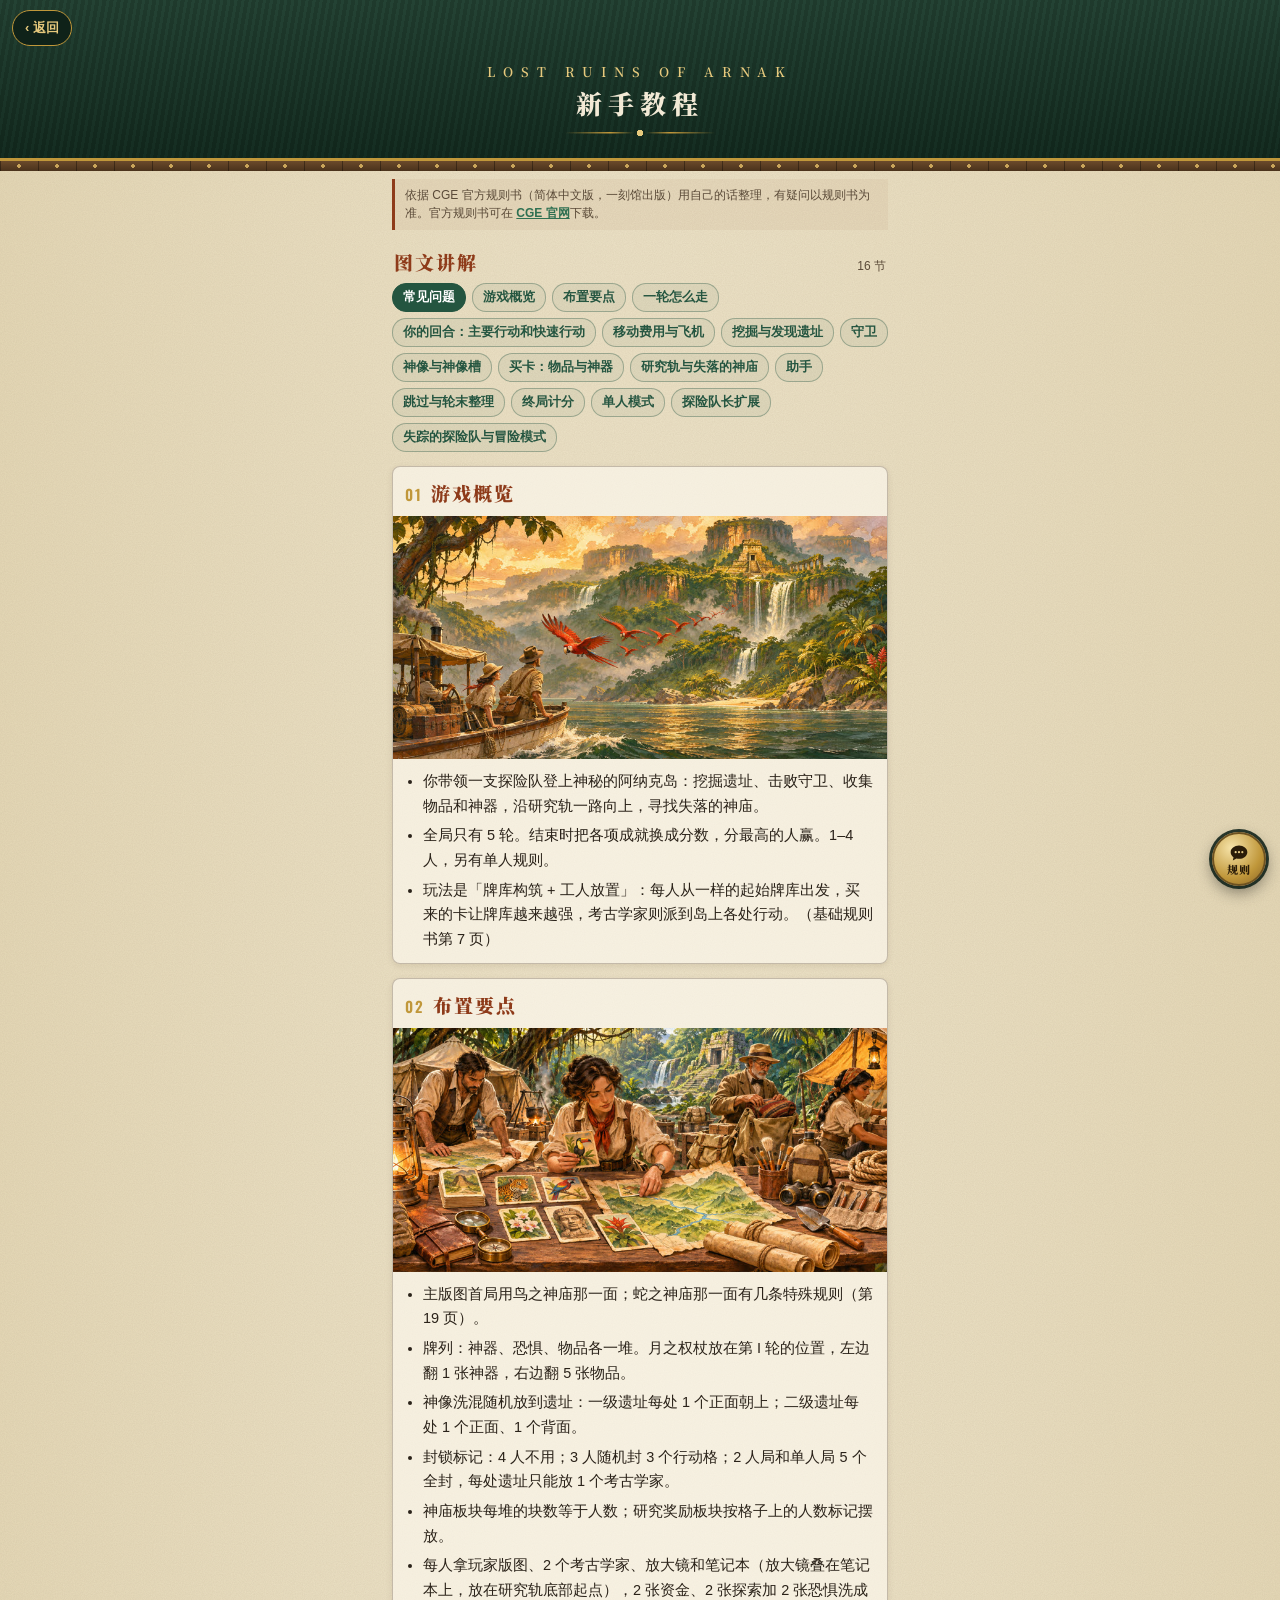
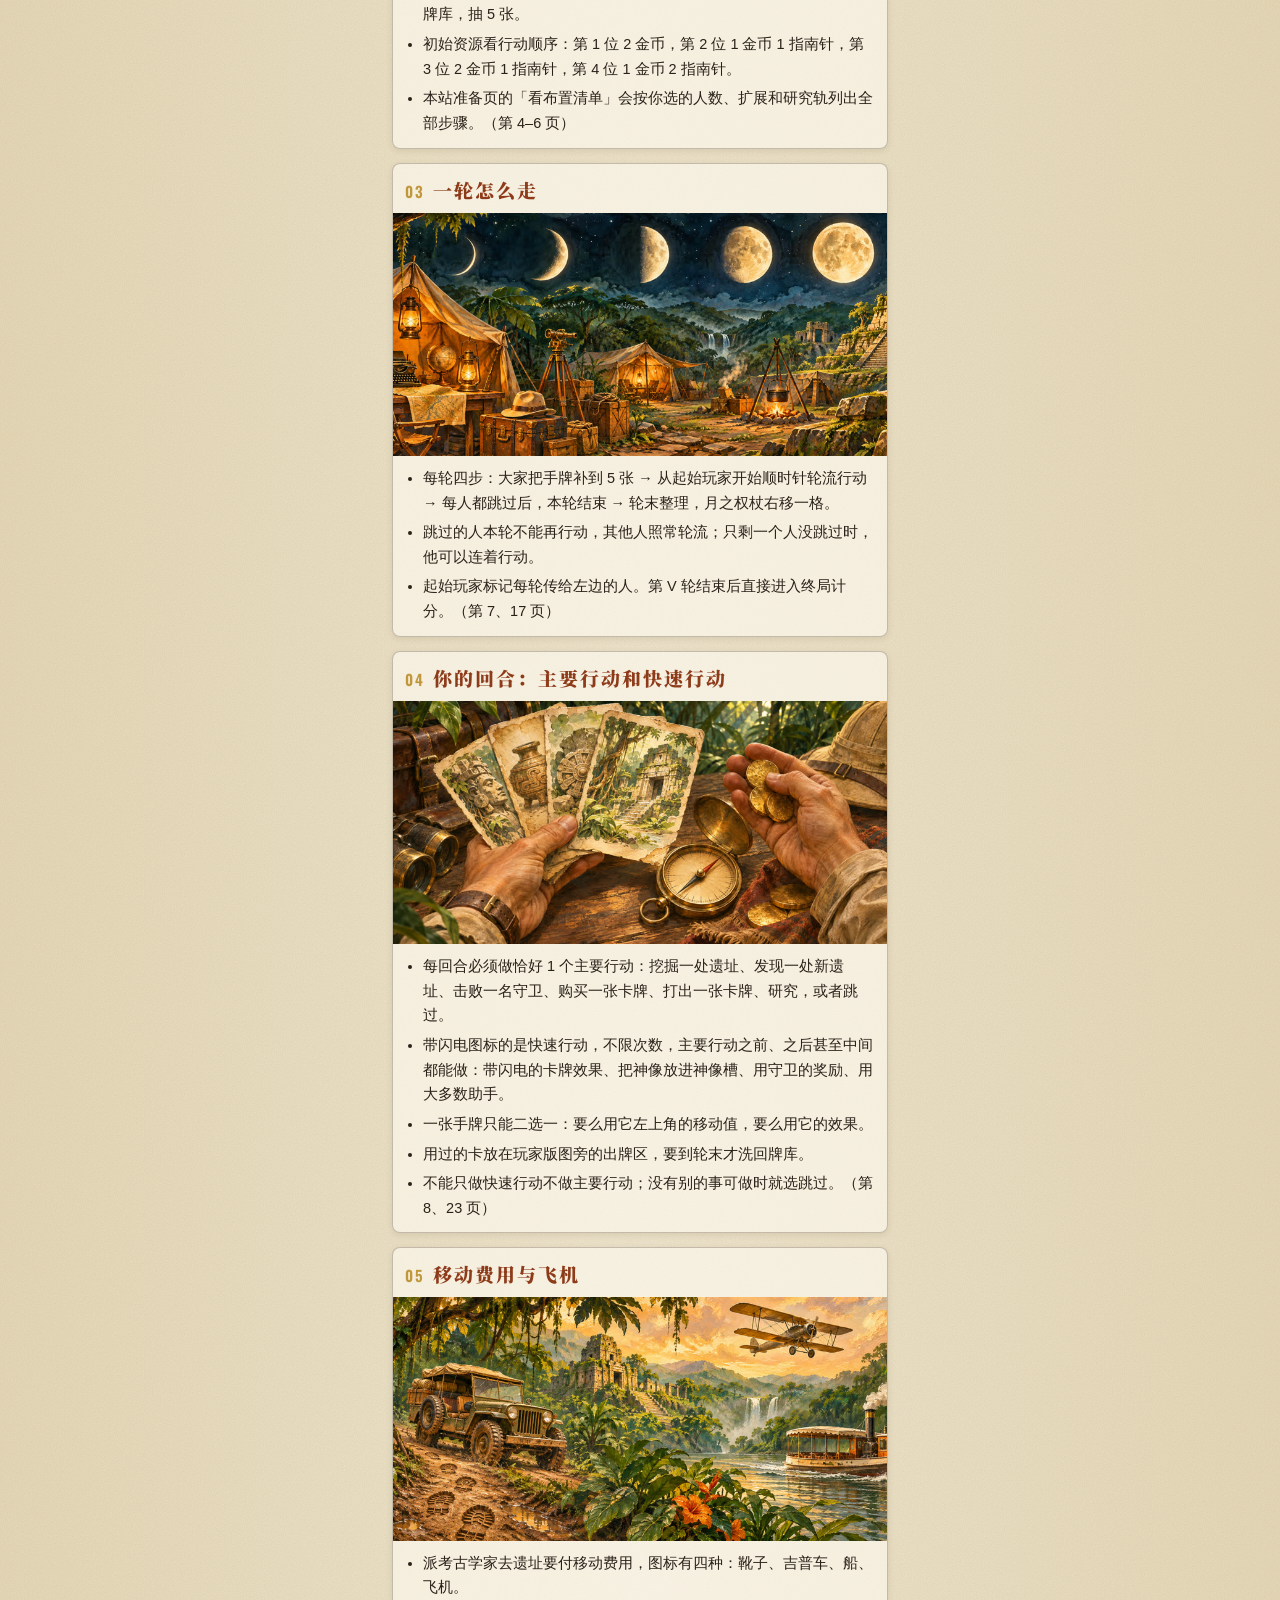
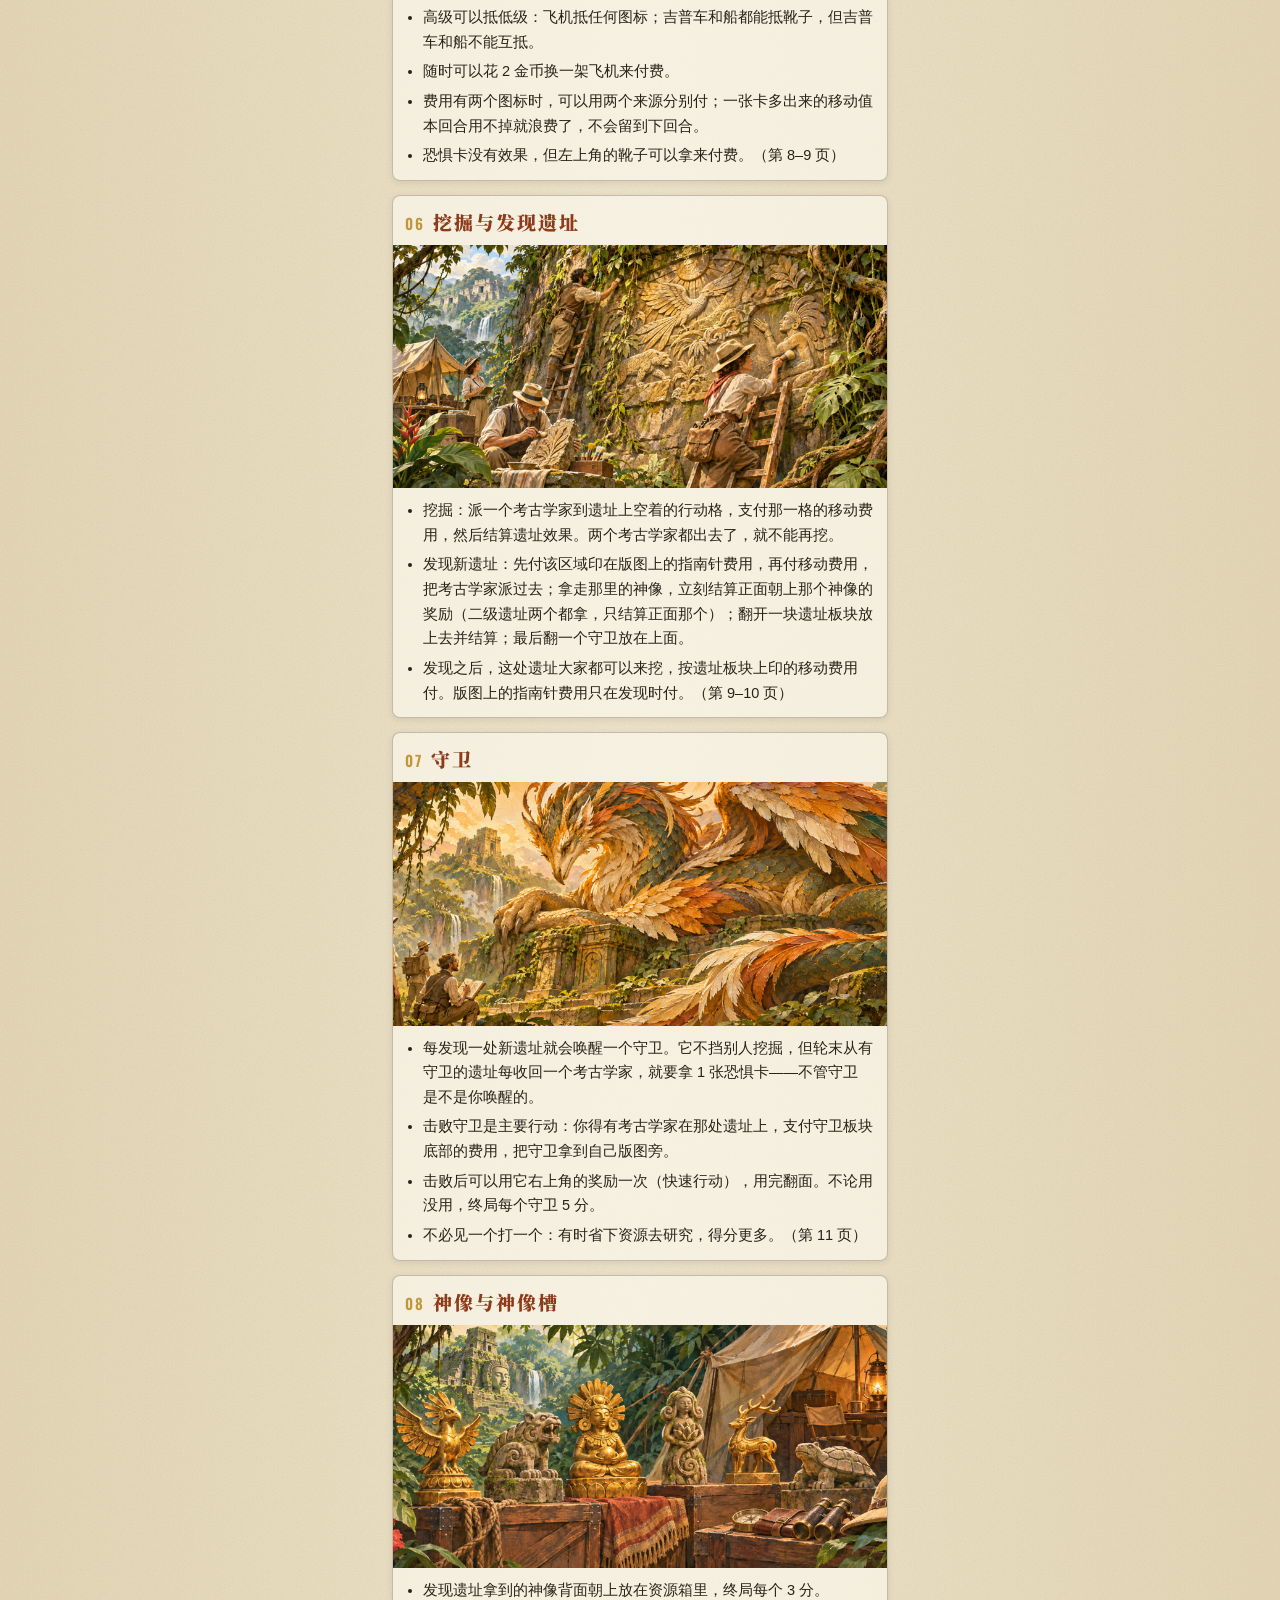
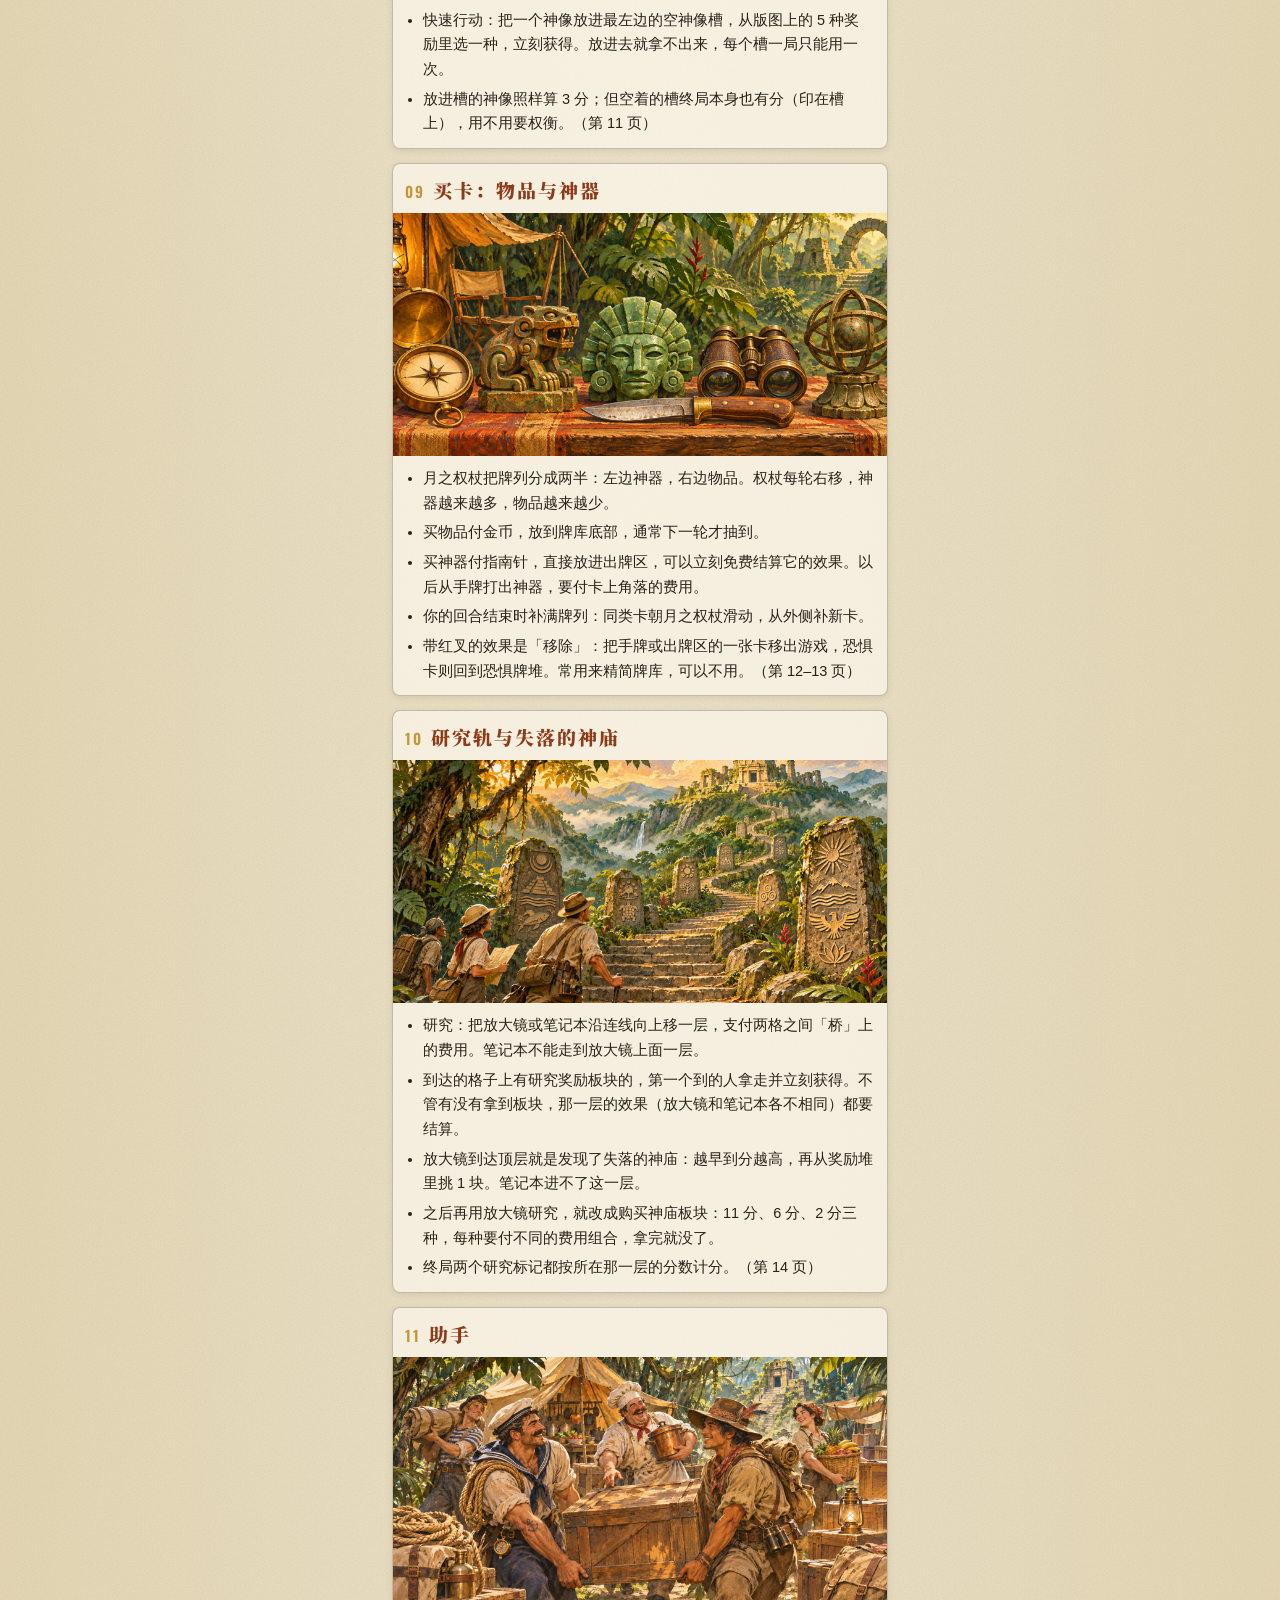
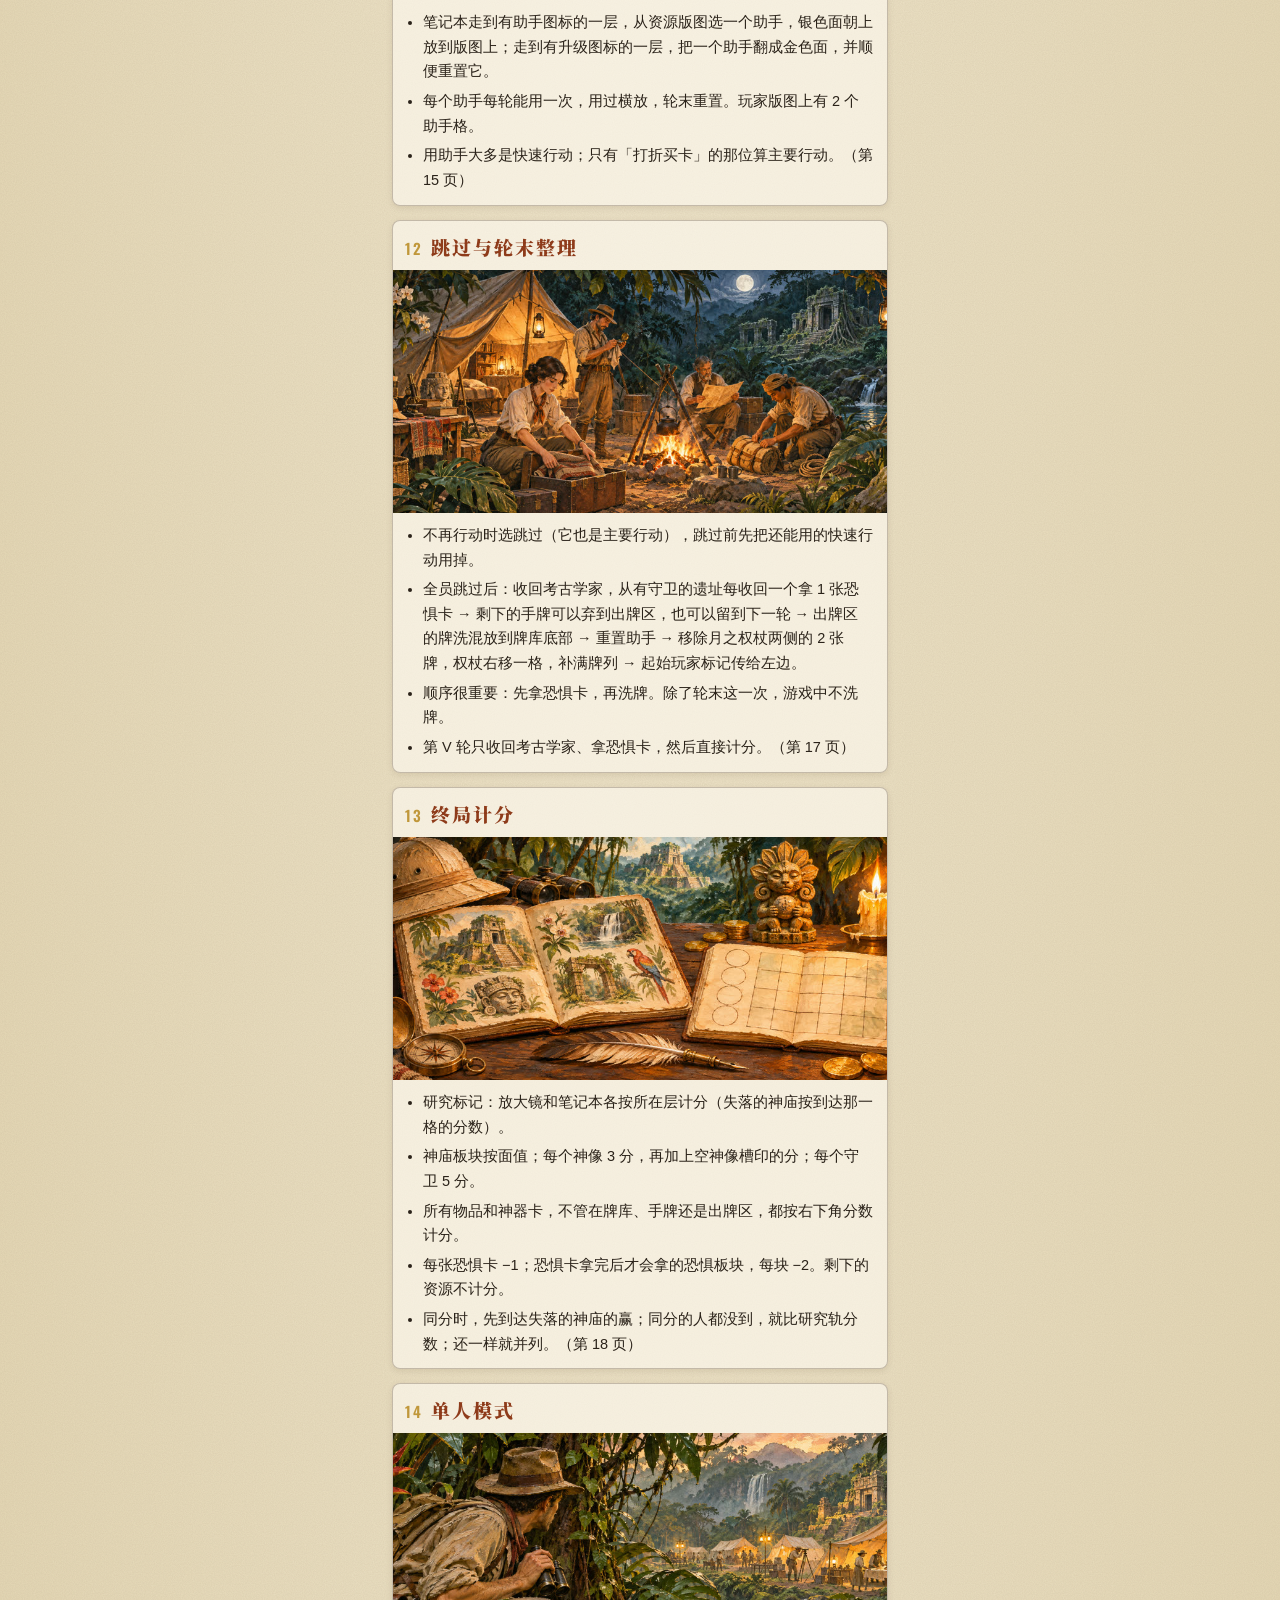
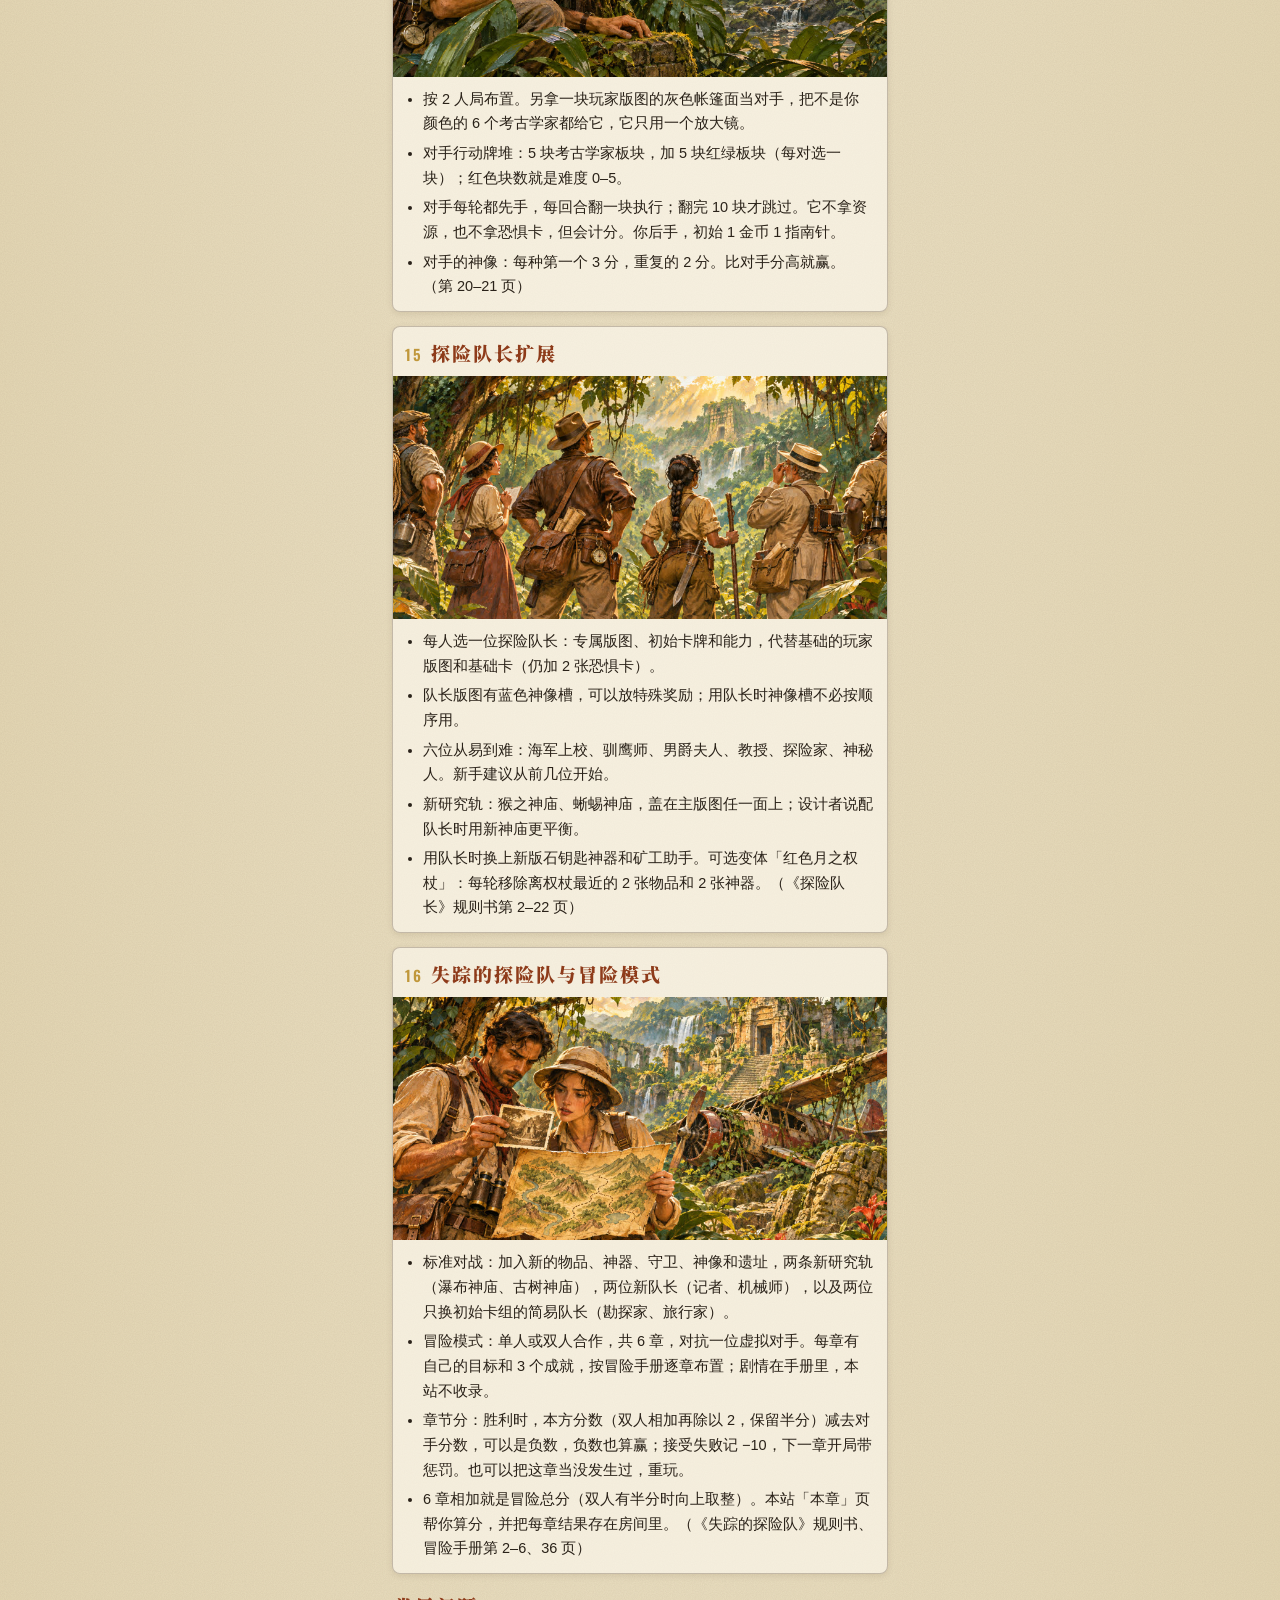
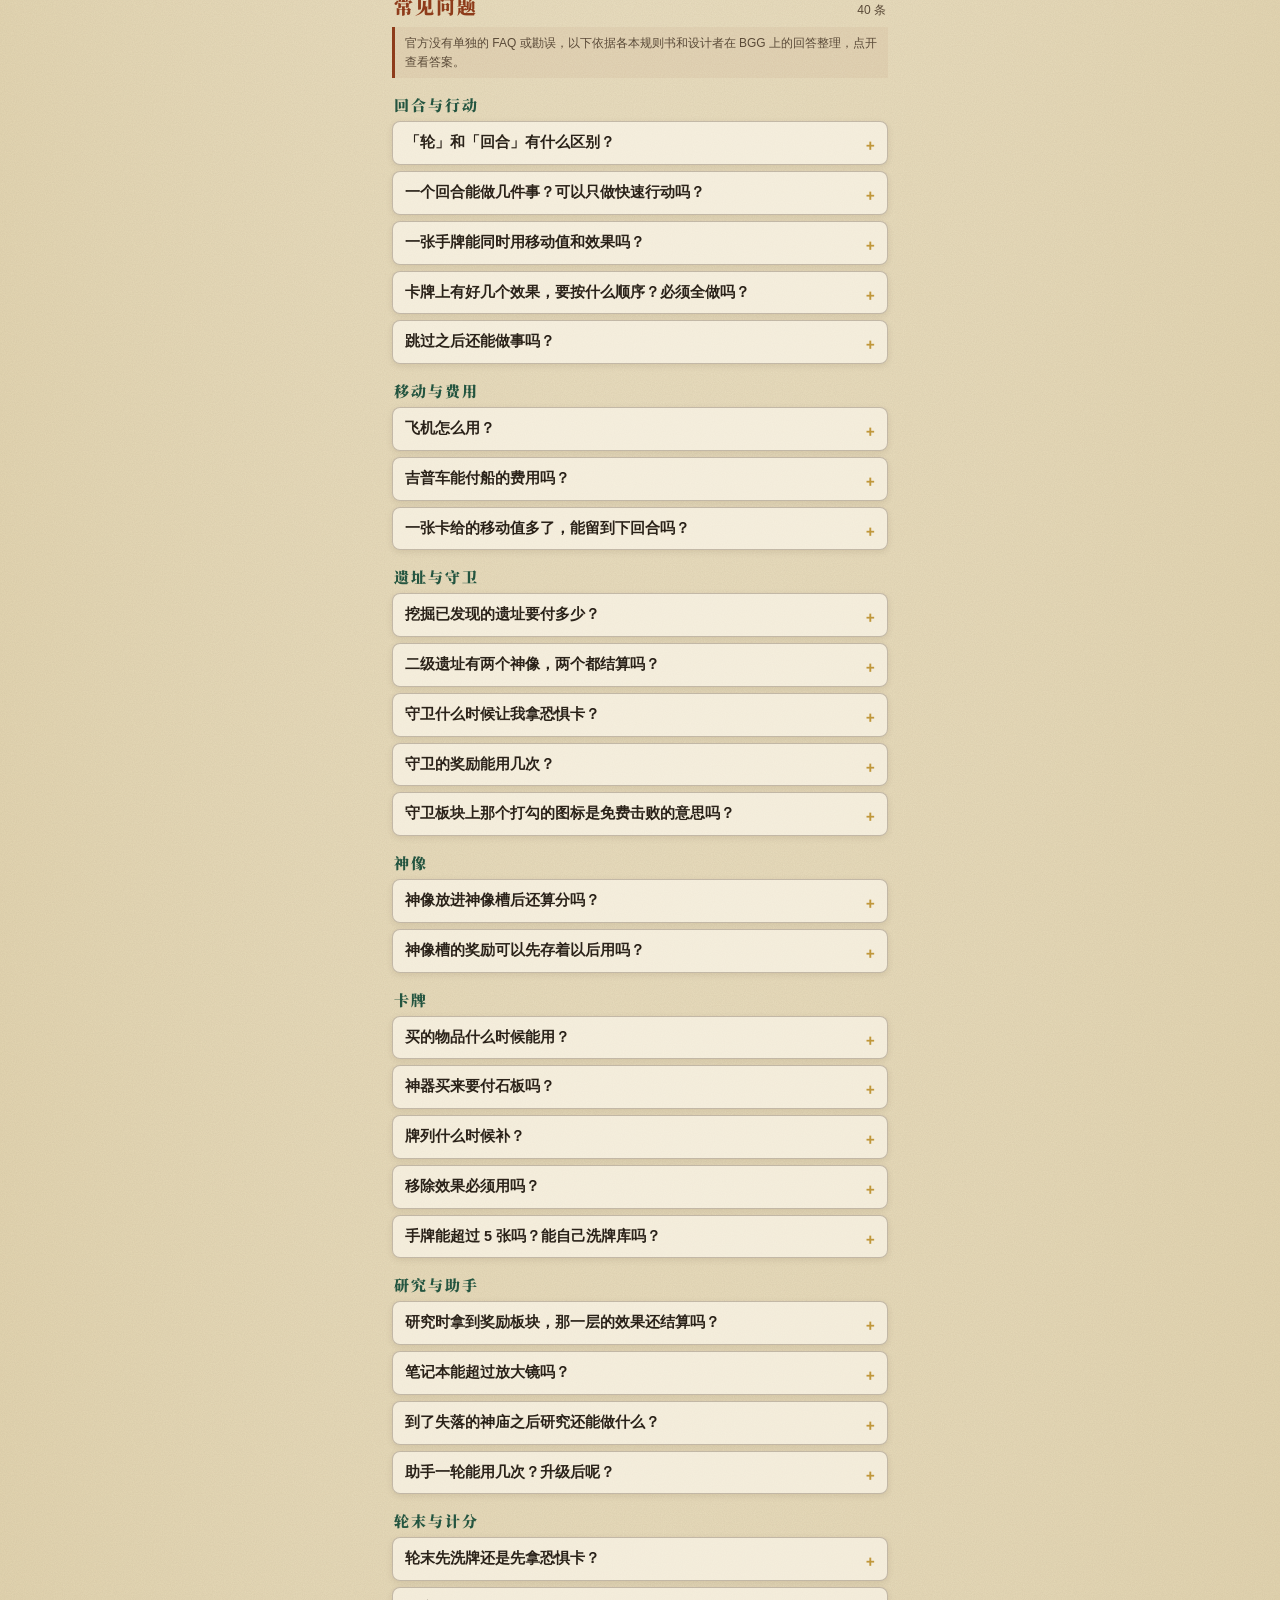
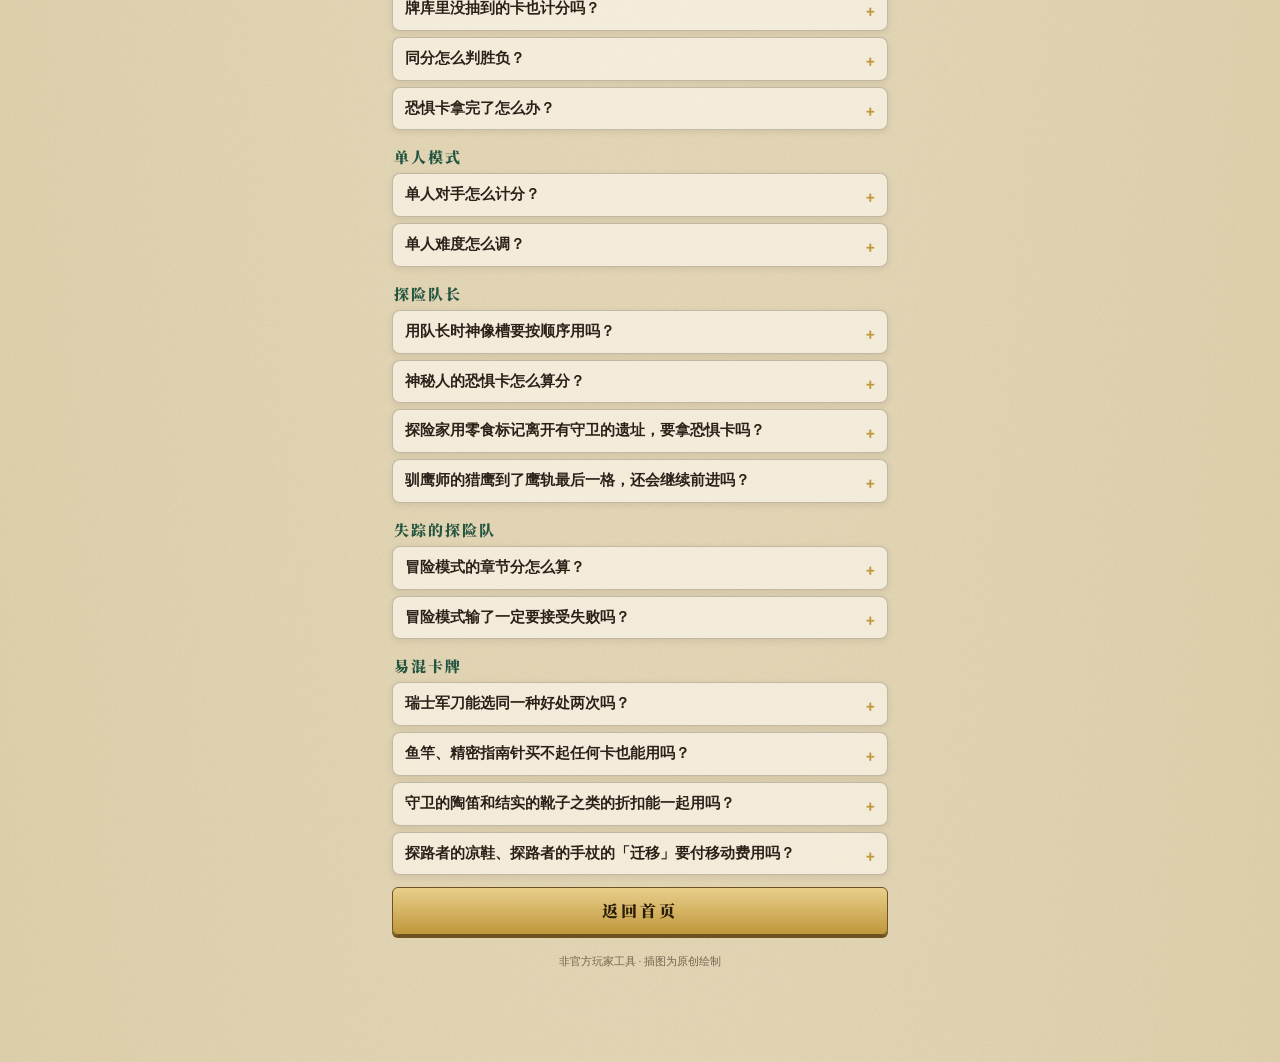
<file: public/guide.html>
<!doctype html>
<html lang="zh-CN">
<head>
<meta charset="utf-8">
<meta name="viewport" content="width=device-width,initial-scale=1,viewport-fit=cover">
<meta name="theme-color" content="#0f2219">
<title>新手教程 · 阿纳克遗迹</title>
<meta property="og:title" content="新手教程 · 阿纳克遗迹">
<meta property="og:image" content="https://arnak.leisurecat.cloud/img/icon-512.jpg">
<link rel="icon" href="img/icon-64.png">
<link rel="apple-touch-icon" href="img/icon-180.png">
<link rel="preconnect" href="https://fonts.googleapis.com">
<link rel="preconnect" href="https://fonts.gstatic.com" crossorigin>
<link href="https://fonts.googleapis.com/css2?family=Oswald:wght@500;600&family=Noto+Serif+SC:wght@600;900&display=swap" rel="stylesheet">
<link rel="stylesheet" href="style.css">
</head>
<body>
<div style="position:absolute;width:0;height:0;overflow:hidden"><img src="img/icon-512.jpg" alt=""></div>
<div class="hero with-back"><div class="back-row"><a class="back-nav" href="/" data-html2canvas-ignore>‹ 返回</a></div><div class="en">LOST RUINS OF ARNAK</div><h1>新手教程</h1><div class="orn"></div></div><div class="band"></div>
<div class="wrap guide">
<p class="note">依据 CGE 官方规则书（简体中文版，一刻馆出版）用自己的话整理，有疑问以规则书为准。官方规则书可在 <a href="https://www.czechgames.com/games/lost-ruins-of-arnak" target="_blank" rel="noopener">CGE 官网</a>下载。</p>
<h2 class="h">图文讲解<small>16 节</small></h2>
<nav class="toc"><a class="fqa" href="#faq">常见问题</a><a href="#s1">游戏概览</a><a href="#s2">布置要点</a><a href="#s3">一轮怎么走</a><a href="#s4">你的回合：主要行动和快速行动</a><a href="#s5">移动费用与飞机</a><a href="#s6">挖掘与发现遗址</a><a href="#s7">守卫</a><a href="#s8">神像与神像槽</a><a href="#s9">买卡：物品与神器</a><a href="#s10">研究轨与失落的神庙</a><a href="#s11">助手</a><a href="#s12">跳过与轮末整理</a><a href="#s13">终局计分</a><a href="#s14">单人模式</a><a href="#s15">探险队长扩展</a><a href="#s16">失踪的探险队与冒险模式</a></nav>
<section class="card gs" id="s1"><h2 class="h"><span><i>01</i>游戏概览</span></h2>
<img src="guide/01.jpg" width="800" height="394" alt="游戏概览" loading="eager"><ul><li>你带领一支探险队登上神秘的阿纳克岛：挖掘遗址、击败守卫、收集物品和神器，沿研究轨一路向上，寻找失落的神庙。</li><li>全局只有 5 轮。结束时把各项成就换成分数，分最高的人赢。1–4 人，另有单人规则。</li><li>玩法是「牌库构筑 + 工人放置」：每人从一样的起始牌库出发，买来的卡让牌库越来越强，考古学家则派到岛上各处行动。（基础规则书第 7 页）</li></ul></section>
<section class="card gs" id="s2"><h2 class="h"><span><i>02</i>布置要点</span></h2>
<img src="guide/02.jpg" width="800" height="394" alt="布置要点" loading="eager"><ul><li>主版图首局用鸟之神庙那一面；蛇之神庙那一面有几条特殊规则（第 19 页）。</li><li>牌列：神器、恐惧、物品各一堆。月之权杖放在第 I 轮的位置，左边翻 1 张神器，右边翻 5 张物品。</li><li>神像洗混随机放到遗址：一级遗址每处 1 个正面朝上；二级遗址每处 1 个正面、1 个背面。</li><li>封锁标记：4 人不用；3 人随机封 3 个行动格；2 人局和单人局 5 个全封，每处遗址只能放 1 个考古学家。</li><li>神庙板块每堆的块数等于人数；研究奖励板块按格子上的人数标记摆放。</li><li>每人拿玩家版图、2 个考古学家、放大镜和笔记本（放大镜叠在笔记本上，放在研究轨底部起点），2 张资金、2 张探索加 2 张恐惧洗成牌库，抽 5 张。</li><li>初始资源看行动顺序：第 1 位 2 金币，第 2 位 1 金币 1 指南针，第 3 位 2 金币 1 指南针，第 4 位 1 金币 2 指南针。</li><li>本站准备页的「看布置清单」会按你选的人数、扩展和研究轨列出全部步骤。（第 4–6 页）</li></ul></section>
<section class="card gs" id="s3"><h2 class="h"><span><i>03</i>一轮怎么走</span></h2>
<img src="guide/03.jpg" width="800" height="394" alt="一轮怎么走" loading="lazy"><ul><li>每轮四步：大家把手牌补到 5 张 → 从起始玩家开始顺时针轮流行动 → 每人都跳过后，本轮结束 → 轮末整理，月之权杖右移一格。</li><li>跳过的人本轮不能再行动，其他人照常轮流；只剩一个人没跳过时，他可以连着行动。</li><li>起始玩家标记每轮传给左边的人。第 V 轮结束后直接进入终局计分。（第 7、17 页）</li></ul></section>
<section class="card gs" id="s4"><h2 class="h"><span><i>04</i>你的回合：主要行动和快速行动</span></h2>
<img src="guide/04.jpg" width="800" height="394" alt="你的回合：主要行动和快速行动" loading="lazy"><ul><li>每回合必须做恰好 1 个主要行动：挖掘一处遗址、发现一处新遗址、击败一名守卫、购买一张卡牌、打出一张卡牌、研究，或者跳过。</li><li>带闪电图标的是快速行动，不限次数，主要行动之前、之后甚至中间都能做：带闪电的卡牌效果、把神像放进神像槽、用守卫的奖励、用大多数助手。</li><li>一张手牌只能二选一：要么用它左上角的移动值，要么用它的效果。</li><li>用过的卡放在玩家版图旁的出牌区，要到轮末才洗回牌库。</li><li>不能只做快速行动不做主要行动；没有别的事可做时就选跳过。（第 8、23 页）</li></ul></section>
<section class="card gs" id="s5"><h2 class="h"><span><i>05</i>移动费用与飞机</span></h2>
<img src="guide/05.jpg" width="800" height="394" alt="移动费用与飞机" loading="lazy"><ul><li>派考古学家去遗址要付移动费用，图标有四种：靴子、吉普车、船、飞机。</li><li>高级可以抵低级：飞机抵任何图标；吉普车和船都能抵靴子，但吉普车和船不能互抵。</li><li>随时可以花 2 金币换一架飞机来付费。</li><li>费用有两个图标时，可以用两个来源分别付；一张卡多出来的移动值本回合用不掉就浪费了，不会留到下回合。</li><li>恐惧卡没有效果，但左上角的靴子可以拿来付费。（第 8–9 页）</li></ul></section>
<section class="card gs" id="s6"><h2 class="h"><span><i>06</i>挖掘与发现遗址</span></h2>
<img src="guide/06.jpg" width="800" height="394" alt="挖掘与发现遗址" loading="lazy"><ul><li>挖掘：派一个考古学家到遗址上空着的行动格，支付那一格的移动费用，然后结算遗址效果。两个考古学家都出去了，就不能再挖。</li><li>发现新遗址：先付该区域印在版图上的指南针费用，再付移动费用，把考古学家派过去；拿走那里的神像，立刻结算正面朝上那个神像的奖励（二级遗址两个都拿，只结算正面那个）；翻开一块遗址板块放上去并结算；最后翻一个守卫放在上面。</li><li>发现之后，这处遗址大家都可以来挖，按遗址板块上印的移动费用付。版图上的指南针费用只在发现时付。（第 9–10 页）</li></ul></section>
<section class="card gs" id="s7"><h2 class="h"><span><i>07</i>守卫</span></h2>
<img src="guide/07.jpg" width="800" height="394" alt="守卫" loading="lazy"><ul><li>每发现一处新遗址就会唤醒一个守卫。它不挡别人挖掘，但轮末从有守卫的遗址每收回一个考古学家，就要拿 1 张恐惧卡——不管守卫是不是你唤醒的。</li><li>击败守卫是主要行动：你得有考古学家在那处遗址上，支付守卫板块底部的费用，把守卫拿到自己版图旁。</li><li>击败后可以用它右上角的奖励一次（快速行动），用完翻面。不论用没用，终局每个守卫 5 分。</li><li>不必见一个打一个：有时省下资源去研究，得分更多。（第 11 页）</li></ul></section>
<section class="card gs" id="s8"><h2 class="h"><span><i>08</i>神像与神像槽</span></h2>
<img src="guide/08.jpg" width="800" height="394" alt="神像与神像槽" loading="lazy"><ul><li>发现遗址拿到的神像背面朝上放在资源箱里，终局每个 3 分。</li><li>快速行动：把一个神像放进最左边的空神像槽，从版图上的 5 种奖励里选一种，立刻获得。放进去就拿不出来，每个槽一局只能用一次。</li><li>放进槽的神像照样算 3 分；但空着的槽终局本身也有分（印在槽上），用不用要权衡。（第 11 页）</li></ul></section>
<section class="card gs" id="s9"><h2 class="h"><span><i>09</i>买卡：物品与神器</span></h2>
<img src="guide/09.jpg" width="800" height="394" alt="买卡：物品与神器" loading="lazy"><ul><li>月之权杖把牌列分成两半：左边神器，右边物品。权杖每轮右移，神器越来越多，物品越来越少。</li><li>买物品付金币，放到牌库底部，通常下一轮才抽到。</li><li>买神器付指南针，直接放进出牌区，可以立刻免费结算它的效果。以后从手牌打出神器，要付卡上角落的费用。</li><li>你的回合结束时补满牌列：同类卡朝月之权杖滑动，从外侧补新卡。</li><li>带红叉的效果是「移除」：把手牌或出牌区的一张卡移出游戏，恐惧卡则回到恐惧牌堆。常用来精简牌库，可以不用。（第 12–13 页）</li></ul></section>
<section class="card gs" id="s10"><h2 class="h"><span><i>10</i>研究轨与失落的神庙</span></h2>
<img src="guide/10.jpg" width="800" height="394" alt="研究轨与失落的神庙" loading="lazy"><ul><li>研究：把放大镜或笔记本沿连线向上移一层，支付两格之间「桥」上的费用。笔记本不能走到放大镜上面一层。</li><li>到达的格子上有研究奖励板块的，第一个到的人拿走并立刻获得。不管有没有拿到板块，那一层的效果（放大镜和笔记本各不相同）都要结算。</li><li>放大镜到达顶层就是发现了失落的神庙：越早到分越高，再从奖励堆里挑 1 块。笔记本进不了这一层。</li><li>之后再用放大镜研究，就改成购买神庙板块：11 分、6 分、2 分三种，每种要付不同的费用组合，拿完就没了。</li><li>终局两个研究标记都按所在那一层的分数计分。（第 14 页）</li></ul></section>
<section class="card gs" id="s11"><h2 class="h"><span><i>11</i>助手</span></h2>
<img src="guide/11.jpg" width="800" height="394" alt="助手" loading="lazy"><ul><li>笔记本走到有助手图标的一层，从资源版图选一个助手，银色面朝上放到版图上；走到有升级图标的一层，把一个助手翻成金色面，并顺便重置它。</li><li>每个助手每轮能用一次，用过横放，轮末重置。玩家版图上有 2 个助手格。</li><li>用助手大多是快速行动；只有「打折买卡」的那位算主要行动。（第 15 页）</li></ul></section>
<section class="card gs" id="s12"><h2 class="h"><span><i>12</i>跳过与轮末整理</span></h2>
<img src="guide/12.jpg" width="800" height="394" alt="跳过与轮末整理" loading="lazy"><ul><li>不再行动时选跳过（它也是主要行动），跳过前先把还能用的快速行动用掉。</li><li>全员跳过后：收回考古学家，从有守卫的遗址每收回一个拿 1 张恐惧卡 → 剩下的手牌可以弃到出牌区，也可以留到下一轮 → 出牌区的牌洗混放到牌库底部 → 重置助手 → 移除月之权杖两侧的 2 张牌，权杖右移一格，补满牌列 → 起始玩家标记传给左边。</li><li>顺序很重要：先拿恐惧卡，再洗牌。除了轮末这一次，游戏中不洗牌。</li><li>第 V 轮只收回考古学家、拿恐惧卡，然后直接计分。（第 17 页）</li></ul></section>
<section class="card gs" id="s13"><h2 class="h"><span><i>13</i>终局计分</span></h2>
<img src="guide/13.jpg" width="800" height="394" alt="终局计分" loading="lazy"><ul><li>研究标记：放大镜和笔记本各按所在层计分（失落的神庙按到达那一格的分数）。</li><li>神庙板块按面值；每个神像 3 分，再加上空神像槽印的分；每个守卫 5 分。</li><li>所有物品和神器卡，不管在牌库、手牌还是出牌区，都按右下角分数计分。</li><li>每张恐惧卡 −1；恐惧卡拿完后才会拿的恐惧板块，每块 −2。剩下的资源不计分。</li><li>同分时，先到达失落的神庙的赢；同分的人都没到，就比研究轨分数；还一样就并列。（第 18 页）</li></ul></section>
<section class="card gs" id="s14"><h2 class="h"><span><i>14</i>单人模式</span></h2>
<img src="guide/14.jpg" width="800" height="394" alt="单人模式" loading="lazy"><ul><li>按 2 人局布置。另拿一块玩家版图的灰色帐篷面当对手，把不是你颜色的 6 个考古学家都给它，它只用一个放大镜。</li><li>对手行动牌堆：5 块考古学家板块，加 5 块红绿板块（每对选一块）；红色块数就是难度 0–5。</li><li>对手每轮都先手，每回合翻一块执行；翻完 10 块才跳过。它不拿资源，也不拿恐惧卡，但会计分。你后手，初始 1 金币 1 指南针。</li><li>对手的神像：每种第一个 3 分，重复的 2 分。比对手分高就赢。（第 20–21 页）</li></ul></section>
<section class="card gs" id="s15"><h2 class="h"><span><i>15</i>探险队长扩展</span></h2>
<img src="guide/15.jpg" width="800" height="394" alt="探险队长扩展" loading="lazy"><ul><li>每人选一位探险队长：专属版图、初始卡牌和能力，代替基础的玩家版图和基础卡（仍加 2 张恐惧卡）。</li><li>队长版图有蓝色神像槽，可以放特殊奖励；用队长时神像槽不必按顺序用。</li><li>六位从易到难：海军上校、驯鹰师、男爵夫人、教授、探险家、神秘人。新手建议从前几位开始。</li><li>新研究轨：猴之神庙、蜥蜴神庙，盖在主版图任一面上；设计者说配队长时用新神庙更平衡。</li><li>用队长时换上新版石钥匙神器和矿工助手。可选变体「红色月之权杖」：每轮移除离权杖最近的 2 张物品和 2 张神器。（《探险队长》规则书第 2–22 页）</li></ul></section>
<section class="card gs" id="s16"><h2 class="h"><span><i>16</i>失踪的探险队与冒险模式</span></h2>
<img src="guide/16.jpg" width="800" height="394" alt="失踪的探险队与冒险模式" loading="lazy"><ul><li>标准对战：加入新的物品、神器、守卫、神像和遗址，两条新研究轨（瀑布神庙、古树神庙），两位新队长（记者、机械师），以及两位只换初始卡组的简易队长（勘探家、旅行家）。</li><li>冒险模式：单人或双人合作，共 6 章，对抗一位虚拟对手。每章有自己的目标和 3 个成就，按冒险手册逐章布置；剧情在手册里，本站不收录。</li><li>章节分：胜利时，本方分数（双人相加再除以 2，保留半分）减去对手分数，可以是负数，负数也算赢；接受失败记 −10，下一章开局带惩罚。也可以把这章当没发生过，重玩。</li><li>6 章相加就是冒险总分（双人有半分时向上取整）。本站「本章」页帮你算分，并把每章结果存在房间里。（《失踪的探险队》规则书、冒险手册第 2–6、36 页）</li></ul></section>
<h2 class="h" id="faq">常见问题<small>40 条</small></h2>
<p class="note">官方没有单独的 FAQ 或勘误，以下依据各本规则书和设计者在 BGG 上的回答整理，点开查看答案。</p>
<h3 class="fq-cat">回合与行动</h3><details class="card fq"><summary>「轮」和「回合」有什么区别？</summary><p>全局共 5 轮。每一轮里，大家从起始玩家开始顺时针轮流进行回合，每个回合做 1 个主要行动，直到所有人都跳过，这一轮才结束。所以一轮里你通常会有好几个回合。 <a href="https://filemanager.czechgames.com/storage/files/lost-ruins-of-arnak/rules/lost-ruins-of-arnak-rules-zh-s.pdf" target="_blank" rel="noopener">来源：基础规则书第 7 页</a></p></details><details class="card fq"><summary>一个回合能做几件事？可以只做快速行动吗？</summary><p>每回合必须做恰好 1 个主要行动，快速行动不限次数，可以在主要行动之前、之后或中间做。不能只做快速行动；没有别的主要行动可做时，必须选择跳过，跳过本身就是主要行动。 <a href="https://filemanager.czechgames.com/storage/files/lost-ruins-of-arnak/rules/lost-ruins-of-arnak-rules-zh-s.pdf" target="_blank" rel="noopener">来源：基础规则书第 8、23 页</a></p></details><details class="card fq"><summary>一张手牌能同时用移动值和效果吗？</summary><p>不能，二选一：要么用左上角的移动值付费，要么打出它的效果。用掉的牌都放进出牌区。 <a href="https://filemanager.czechgames.com/storage/files/lost-ruins-of-arnak/rules/lost-ruins-of-arnak-rules-zh-s.pdf" target="_blank" rel="noopener">来源：基础规则书第 8 页</a></p></details><details class="card fq"><summary>卡牌上有好几个效果，要按什么顺序？必须全做吗？</summary><p>按卡上印的顺序结算。有些效果是可选的，比如结实的靴子、海龟、鸵鸟这类卡，可以只用前半部分（例如抽牌），后面派考古学家的部分不做。 <a href="https://boardgamegeek.com/thread/2545805" target="_blank" rel="noopener">来源：设计者在 BGG 的回答</a></p></details><details class="card fq"><summary>跳过之后还能做事吗？</summary><p>跳过后本轮你不会再有回合，其他人继续轮流，轮到你时直接跳过你。跳过之前，同一回合里还可以先把快速行动用掉。 <a href="https://filemanager.czechgames.com/storage/files/lost-ruins-of-arnak/rules/lost-ruins-of-arnak-rules-zh-s.pdf" target="_blank" rel="noopener">来源：基础规则书第 17 页</a></p></details><h3 class="fq-cat">移动与费用</h3><details class="card fq"><summary>飞机怎么用？</summary><p>任何时候都可以花 2 金币换一架飞机，飞机可以抵任何一个移动图标。击败守卫的费用里如果有移动图标，同样可以这样付。 <a href="https://filemanager.czechgames.com/storage/files/lost-ruins-of-arnak/rules/lost-ruins-of-arnak-rules-zh-s.pdf" target="_blank" rel="noopener">来源：基础规则书第 9 页</a></p></details><details class="card fq"><summary>吉普车能付船的费用吗？</summary><p>不能。飞机抵一切；吉普车和船都能抵靴子，但吉普车和船之间不能互抵。 <a href="https://filemanager.czechgames.com/storage/files/lost-ruins-of-arnak/rules/lost-ruins-of-arnak-rules-zh-s.pdf" target="_blank" rel="noopener">来源：基础规则书第 9 页</a></p></details><details class="card fq"><summary>一张卡给的移动值多了，能留到下回合吗？</summary><p>不能。多出来的会浪费。不过一张卡的移动值可以同时付两处费用，例如一部分付助手的快速行动、一部分付挖掘。 <a href="https://filemanager.czechgames.com/storage/files/lost-ruins-of-arnak/rules/lost-ruins-of-arnak-rules-zh-s.pdf" target="_blank" rel="noopener">来源：基础规则书第 9、15 页</a></p></details><h3 class="fq-cat">遗址与守卫</h3><details class="card fq"><summary>挖掘已发现的遗址要付多少？</summary><p>付遗址板块上那个行动格印的移动费用。版图上印的指南针费用只在发现这处遗址时付一次。 <a href="https://filemanager.czechgames.com/storage/files/lost-ruins-of-arnak/rules/lost-ruins-of-arnak-rules-zh-s.pdf" target="_blank" rel="noopener">来源：基础规则书第 10 页</a></p></details><details class="card fq"><summary>二级遗址有两个神像，两个都结算吗？</summary><p>两个神像都拿走，但只结算正面朝上那个的奖励；另一个直接背面朝上放进资源箱。 <a href="https://filemanager.czechgames.com/storage/files/lost-ruins-of-arnak/rules/lost-ruins-of-arnak-rules-zh-s.pdf" target="_blank" rel="noopener">来源：基础规则书第 10 页</a></p></details><details class="card fq"><summary>守卫什么时候让我拿恐惧卡？</summary><p>只在轮末收回考古学家时：每从一处还有守卫的遗址收回一个考古学家，拿 1 张恐惧卡放进出牌区。守卫是不是你唤醒的都一样。 <a href="https://filemanager.czechgames.com/storage/files/lost-ruins-of-arnak/rules/lost-ruins-of-arnak-rules-zh-s.pdf" target="_blank" rel="noopener">来源：基础规则书第 10、17 页</a></p></details><details class="card fq"><summary>守卫的奖励能用几次？</summary><p>整局只能用一次，用完把守卫翻面。不管用没用，终局每个守卫都算 5 分。 <a href="https://filemanager.czechgames.com/storage/files/lost-ruins-of-arnak/rules/lost-ruins-of-arnak-rules-zh-s.pdf" target="_blank" rel="noopener">来源：基础规则书第 11 页</a></p></details><details class="card fq"><summary>守卫板块上那个打勾的图标是免费击败的意思吗？</summary><p>不是。击败守卫要付板块底部的费用。早期印刷的守卫板块上多印了一个提示图标，容易误解，新印刷版已经去掉。 <a href="https://boardgamegeek.com/thread/2796711" target="_blank" rel="noopener">来源：设计者在 BGG 的回答</a></p></details><h3 class="fq-cat">神像</h3><details class="card fq"><summary>神像放进神像槽后还算分吗？</summary><p>算，每个神像 3 分，放不放进槽都一样。另外，终局还空着的神像槽，按槽上印的分数加分。 <a href="https://filemanager.czechgames.com/storage/files/lost-ruins-of-arnak/rules/lost-ruins-of-arnak-rules-zh-s.pdf" target="_blank" rel="noopener">来源：基础规则书第 11、18 页</a></p></details><details class="card fq"><summary>神像槽的奖励可以先存着以后用吗？</summary><p>不能。把神像放进槽时就从 5 种奖励里选一种立刻获得。研究奖励板块也是到达时立刻获得。 <a href="https://filemanager.czechgames.com/storage/files/lost-ruins-of-arnak/rules/lost-ruins-of-arnak-rules-zh-s.pdf" target="_blank" rel="noopener">来源：基础规则书第 11、14 页</a></p></details><h3 class="fq-cat">卡牌</h3><details class="card fq"><summary>买的物品什么时候能用？</summary><p>买的物品放到牌库底部，轮末洗回的牌会放在它下面，所以一般下一轮就会抽到。如果本轮有抽牌效果把它抽上来，也可以当轮使用。 <a href="https://filemanager.czechgames.com/storage/files/lost-ruins-of-arnak/rules/lost-ruins-of-arnak-rules-zh-s.pdf" target="_blank" rel="noopener">来源：基础规则书第 12、23 页</a></p></details><details class="card fq"><summary>神器买来要付石板吗？</summary><p>买神器只付指南针，并且可以立刻免费结算效果，不用付角落的费用。以后从手牌打出这张神器时，才要付角落的费用。 <a href="https://filemanager.czechgames.com/storage/files/lost-ruins-of-arnak/rules/lost-ruins-of-arnak-rules-zh-s.pdf" target="_blank" rel="noopener">来源：基础规则书第 12–13 页</a></p></details><details class="card fq"><summary>牌列什么时候补？</summary><p>在你的回合结束时补。同类卡朝月之权杖滑动，再从外侧补一张新的。设计者确认这是本意。 <a href="https://boardgamegeek.com/thread/2664297" target="_blank" rel="noopener">来源：设计者在 BGG 的回答</a></p></details><details class="card fq"><summary>移除效果必须用吗？</summary><p>可以不用。移除时把手牌或出牌区的一张卡移出游戏，恐惧卡则回到恐惧牌堆。先打出再从出牌区移除，比直接移除手牌更划算。 <a href="https://boardgamegeek.com/thread/2577530" target="_blank" rel="noopener">来源：设计者在 BGG 的回答</a></p></details><details class="card fq"><summary>手牌能超过 5 张吗？能自己洗牌库吗？</summary><p>手牌可以超过 5 张，5 张只限制每轮开始的补牌。牌库只在开局洗一次，之后只有轮末把出牌区的牌洗混放到牌库底，平时不能洗。牌库抽空了就不能再抽。 <a href="https://filemanager.czechgames.com/storage/files/lost-ruins-of-arnak/rules/lost-ruins-of-arnak-rules-zh-s.pdf" target="_blank" rel="noopener">来源：基础规则书第 23 页</a></p></details><h3 class="fq-cat">研究与助手</h3><details class="card fq"><summary>研究时拿到奖励板块，那一层的效果还结算吗？</summary><p>结算。每层的效果每次到达都要结算，奖励板块只给第一个到的人。你可以选择先结算层效果再用奖励板块。 <a href="https://filemanager.czechgames.com/storage/files/lost-ruins-of-arnak/rules/lost-ruins-of-arnak-rules-zh-s.pdf" target="_blank" rel="noopener">来源：基础规则书第 14、23 页</a></p></details><details class="card fq"><summary>笔记本能超过放大镜吗？</summary><p>不能，笔记本最多和放大镜在同一层。笔记本也进不了失落的神庙那一层。（《失踪的探险队》的记者例外，笔记本可以高一层。） <a href="https://filemanager.czechgames.com/storage/files/lost-ruins-of-arnak/rules/lost-ruins-of-arnak-rules-zh-s.pdf" target="_blank" rel="noopener">来源：基础规则书第 14 页</a></p></details><details class="card fq"><summary>到了失落的神庙之后研究还能做什么？</summary><p>再用放大镜研究时，改为付费买一块神庙板块：11 分、6 分、2 分三种，各要付不同的费用组合，每堆拿完就没了。 <a href="https://filemanager.czechgames.com/storage/files/lost-ruins-of-arnak/rules/lost-ruins-of-arnak-rules-zh-s.pdf" target="_blank" rel="noopener">来源：基础规则书第 14 页</a></p></details><details class="card fq"><summary>助手一轮能用几次？升级后呢？</summary><p>每个助手每轮用一次，用过横放，轮末重置。升级到金色面时会顺便重置，所以刚用过的助手升级后可以再用一次。 <a href="https://filemanager.czechgames.com/storage/files/lost-ruins-of-arnak/rules/lost-ruins-of-arnak-rules-zh-s.pdf" target="_blank" rel="noopener">来源：基础规则书第 15 页</a></p></details><h3 class="fq-cat">轮末与计分</h3><details class="card fq"><summary>轮末先洗牌还是先拿恐惧卡？</summary><p>先收回考古学家、拿恐惧卡，再把出牌区连同新拿的恐惧卡一起洗混放到牌库底。 <a href="https://filemanager.czechgames.com/storage/files/lost-ruins-of-arnak/rules/lost-ruins-of-arnak-rules-zh-s.pdf" target="_blank" rel="noopener">来源：基础规则书第 17、23 页</a></p></details><details class="card fq"><summary>牌库里没抽到的卡也计分吗？</summary><p>计分。终局你拥有的所有物品和神器卡都算，不管在牌库、手牌还是出牌区；恐惧卡同样不管在哪里都每张 −1。 <a href="https://filemanager.czechgames.com/storage/files/lost-ruins-of-arnak/rules/lost-ruins-of-arnak-rules-zh-s.pdf" target="_blank" rel="noopener">来源：基础规则书第 18 页</a></p></details><details class="card fq"><summary>同分怎么判胜负？</summary><p>先到达失落的神庙的人赢；同分的人都没到达，就比研究轨分数高低；还一样就共享胜利。 <a href="https://filemanager.czechgames.com/storage/files/lost-ruins-of-arnak/rules/lost-ruins-of-arnak-rules-zh-s.pdf" target="_blank" rel="noopener">来源：基础规则书第 18 页</a></p></details><details class="card fq"><summary>恐惧卡拿完了怎么办？</summary><p>改拿恐惧板块（×3 板块的背面），放进出牌区，终局每块 −2。可以用移除效果把它移除。这种情况很少见。 <a href="https://filemanager.czechgames.com/storage/files/lost-ruins-of-arnak/rules/lost-ruins-of-arnak-rules-zh-s.pdf" target="_blank" rel="noopener">来源：基础规则书第 23 页</a></p></details><h3 class="fq-cat">单人模式</h3><details class="card fq"><summary>单人对手怎么计分？</summary><p>对手按放大镜位置、神庙板块、守卫、买到的卡计分。神像每种第一个 3 分，重复的（放在 −1 格的）每个 2 分。对手不拿恐惧卡。 <a href="https://filemanager.czechgames.com/storage/files/lost-ruins-of-arnak/rules/lost-ruins-of-arnak-rules-zh-s.pdf" target="_blank" rel="noopener">来源：基础规则书第 21 页</a></p></details><details class="card fq"><summary>单人难度怎么调？</summary><p>对手行动牌堆由 5 块考古学家板块和 5 块红绿板块组成，红色那块更凶。用几块红色，难度就是几（0–5）。 <a href="https://filemanager.czechgames.com/storage/files/lost-ruins-of-arnak/rules/lost-ruins-of-arnak-rules-zh-s.pdf" target="_blank" rel="noopener">来源：基础规则书第 20 页</a></p></details><h3 class="fq-cat">探险队长</h3><details class="card fq"><summary>用队长时神像槽要按顺序用吗？</summary><p>不用。用队长时可以先用蓝色神像槽；普通的 5 种奖励在任何槽（包括蓝色槽）都能选，蓝色槽的特殊奖励只有放进蓝色槽才能用。 <a href="https://filemanager.czechgames.com/storage/files/lost-ruins-of-arnak-expedition-leaders/rules/lost-ruins-of-arnak-expedition-leaders-rules-zh-s.pdf" target="_blank" rel="noopener">来源：《探险队长》规则书第 5 页</a></p></details><details class="card fq"><summary>神秘人的恐惧卡怎么算分？</summary><p>神秘人移除的恐惧卡进入祭典牌堆，终局不扣分，还可以花 2、3、4 张举行祭典。举行祭典算主要行动。 <a href="https://filemanager.czechgames.com/storage/files/lost-ruins-of-arnak-expedition-leaders/rules/lost-ruins-of-arnak-expedition-leaders-rules-zh-s.pdf" target="_blank" rel="noopener">来源：《探险队长》规则书第 16 页</a></p></details><details class="card fq"><summary>探险家用零食标记离开有守卫的遗址，要拿恐惧卡吗？</summary><p>不用。用零食标记把考古学家再派出去时，零食标记留在离开的遗址上，你之后不能回到那里。零食标记轮末回到版图。 <a href="https://filemanager.czechgames.com/storage/files/lost-ruins-of-arnak-expedition-leaders/rules/lost-ruins-of-arnak-expedition-leaders-rules-zh-s.pdf" target="_blank" rel="noopener">来源：《探险队长》规则书第 14 页</a></p></details><details class="card fq"><summary>驯鹰师的猎鹰到了鹰轨最后一格，还会继续前进吗？</summary><p>不会。猎鹰已经在最后一格时，再前进没有效果，它就停在那里。猎鹰不会每轮自动飞回，只有你使用它当前格或之前任一格的效果时，才回到起点。 <a href="https://filemanager.czechgames.com/storage/files/lost-ruins-of-arnak-expedition-leaders/rules/lost-ruins-of-arnak-expedition-leaders-rules-zh-s.pdf" target="_blank" rel="noopener">来源：《探险队长》规则书第 8 页</a></p></details><h3 class="fq-cat">失踪的探险队</h3><details class="card fq"><summary>冒险模式的章节分怎么算？</summary><p>胜利时，本方分数（双人相加除以 2，保留半分）减去对手分数，可以是负数，负数也算胜利。接受失败记 −10。6 章相加是冒险总分，双人有半分时向上取整。 <a href="https://filemanager.czechgames.com/storage/files/lost-ruins-of-arnak-the-missing-expedition/other-downloads/campaign-book/AR3%20campaign%20rules%20ZH-S%2008.pdf" target="_blank" rel="noopener">来源：冒险手册第 5、36 页</a></p></details><details class="card fq"><summary>冒险模式输了一定要接受失败吗？</summary><p>不用。可以当这章没发生过直接重玩，重玩前赢得的东西不算。接受失败会读替代结局，并在下一章开局带惩罚。 <a href="https://filemanager.czechgames.com/storage/files/lost-ruins-of-arnak-the-missing-expedition/other-downloads/campaign-book/AR3%20campaign%20rules%20ZH-S%2008.pdf" target="_blank" rel="noopener">来源：冒险手册第 4、6 页</a></p></details><h3 class="fq-cat">易混卡牌</h3><details class="card fq"><summary>瑞士军刀能选同一种好处两次吗？</summary><p>不能，必须从四种里选两种不同的。 <a href="https://filemanager.czechgames.com/storage/files/lost-ruins-of-arnak/rules/lost-ruins-of-arnak-rules-zh-s.pdf" target="_blank" rel="noopener">来源：基础规则书第 22 页</a></p></details><details class="card fq"><summary>鱼竿、精密指南针买不起任何卡也能用吗？</summary><p>能。翻开对应牌堆顶的一张，它也算可买的卡之一；可以都不买，把它翻回去。 <a href="https://filemanager.czechgames.com/storage/files/lost-ruins-of-arnak/rules/lost-ruins-of-arnak-rules-zh-s.pdf" target="_blank" rel="noopener">来源：基础规则书第 22 页</a></p></details><details class="card fq"><summary>守卫的陶笛和结实的靴子之类的折扣能一起用吗？</summary><p>能。设计者确认陶笛会把你所有的移动图标变成飞机，包括靴子、海龟、鸵鸟这类卡给的折扣。 <a href="https://boardgamegeek.com/thread/2668476" target="_blank" rel="noopener">来源：设计者在 BGG 的回答</a></p></details><details class="card fq"><summary>探路者的凉鞋、探路者的手杖的「迁移」要付移动费用吗？</summary><p>不用。迁移是把已在遗址上的考古学家移到另一处已发现遗址的空位，不付移动费用；和派考古学家「挖掘、发现」是两回事。 <a href="https://filemanager.czechgames.com/storage/files/lost-ruins-of-arnak/rules/lost-ruins-of-arnak-rules-zh-s.pdf" target="_blank" rel="noopener">来源：基础规则书第 22–23 页</a></p></details>
<a class="btn" href="./">返回首页</a>
<footer>非官方玩家工具 · 插图为原创绘制</footer>
</div>
<script type="module" src="chat.js"></script>
</body>
</html>
</file>
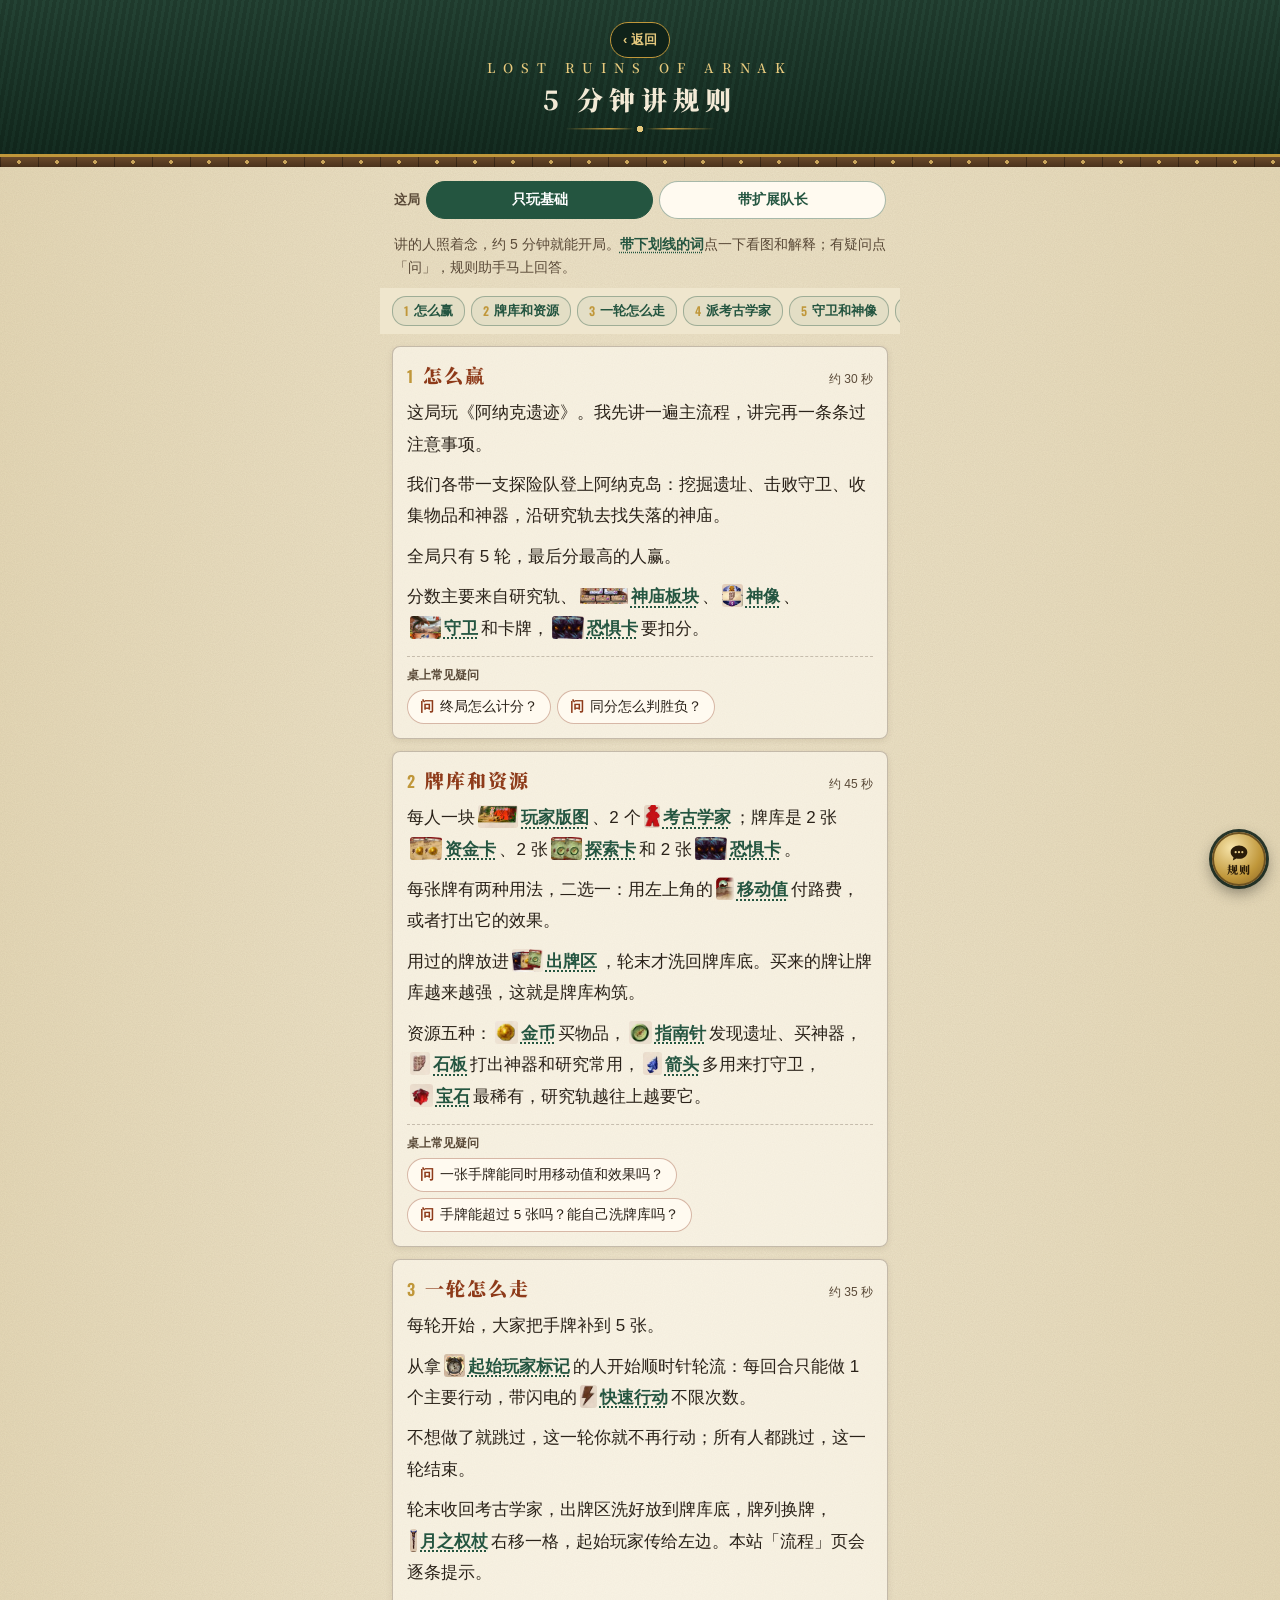
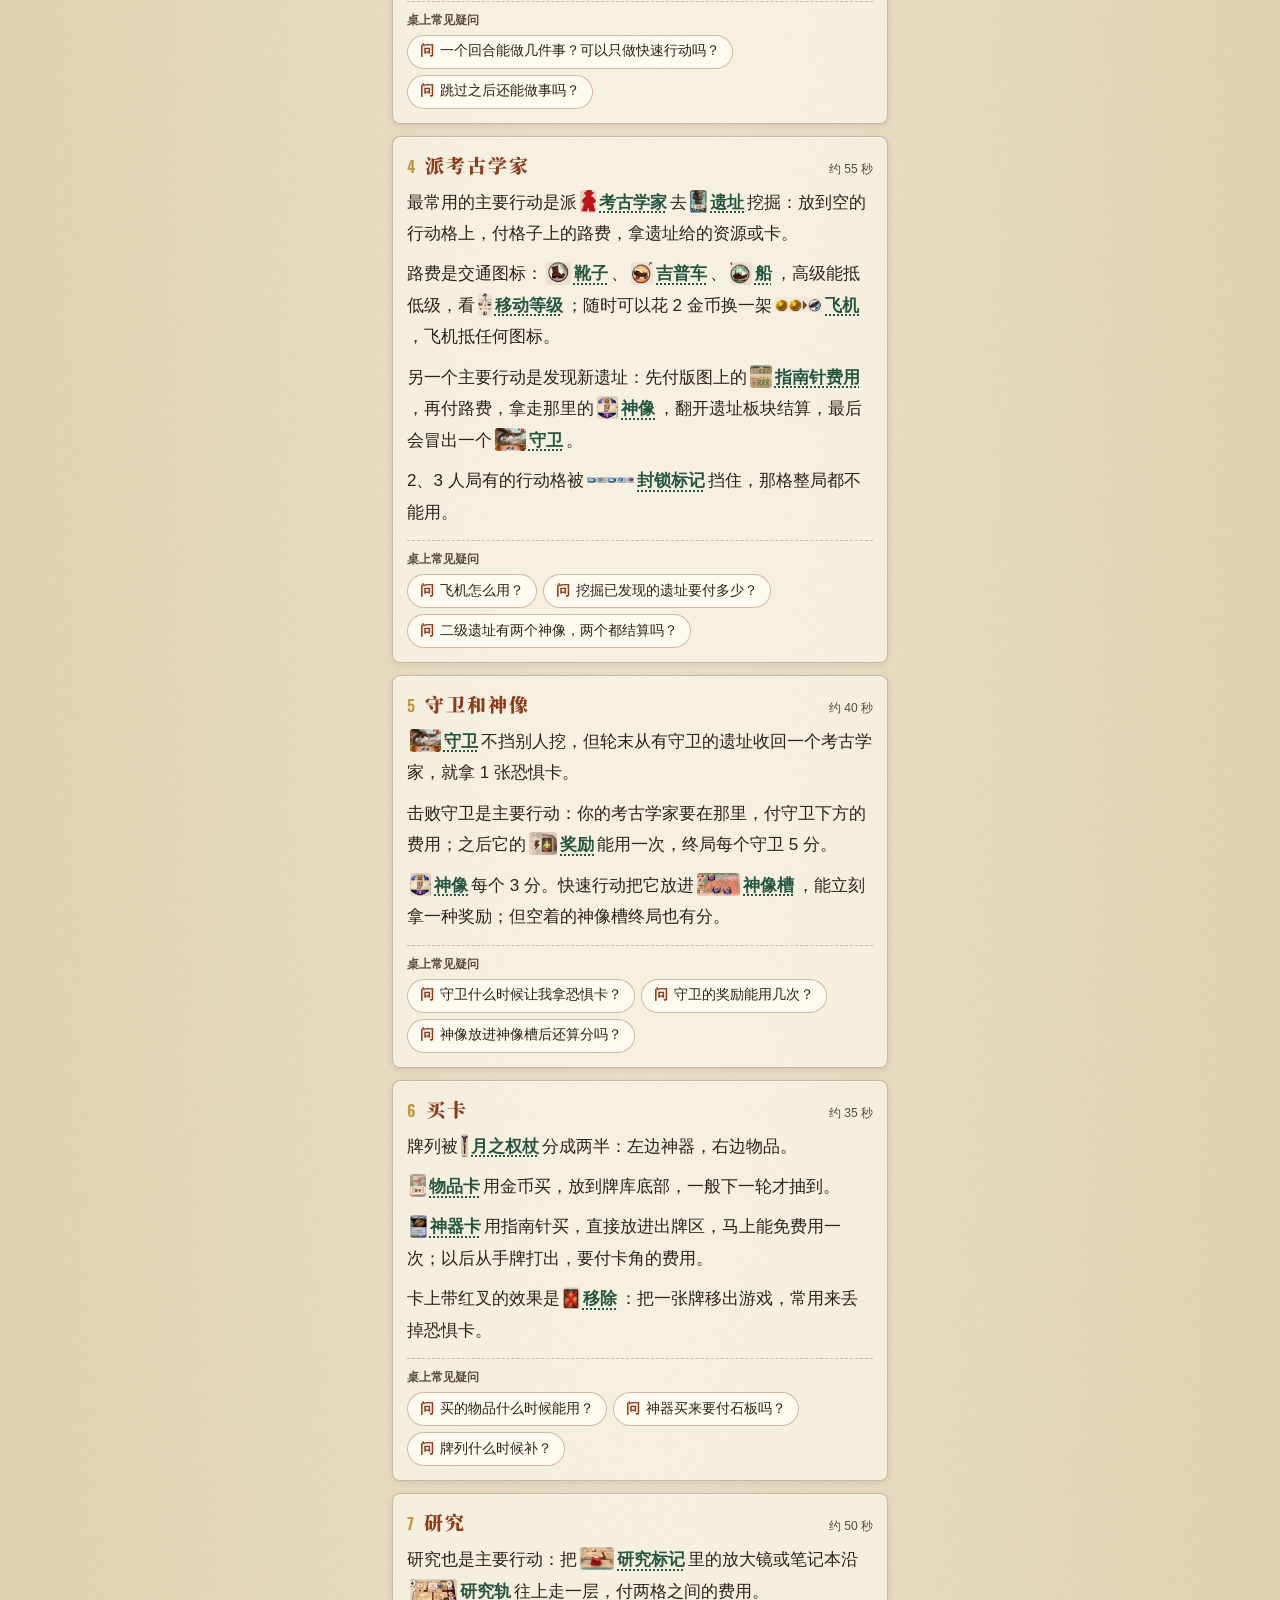
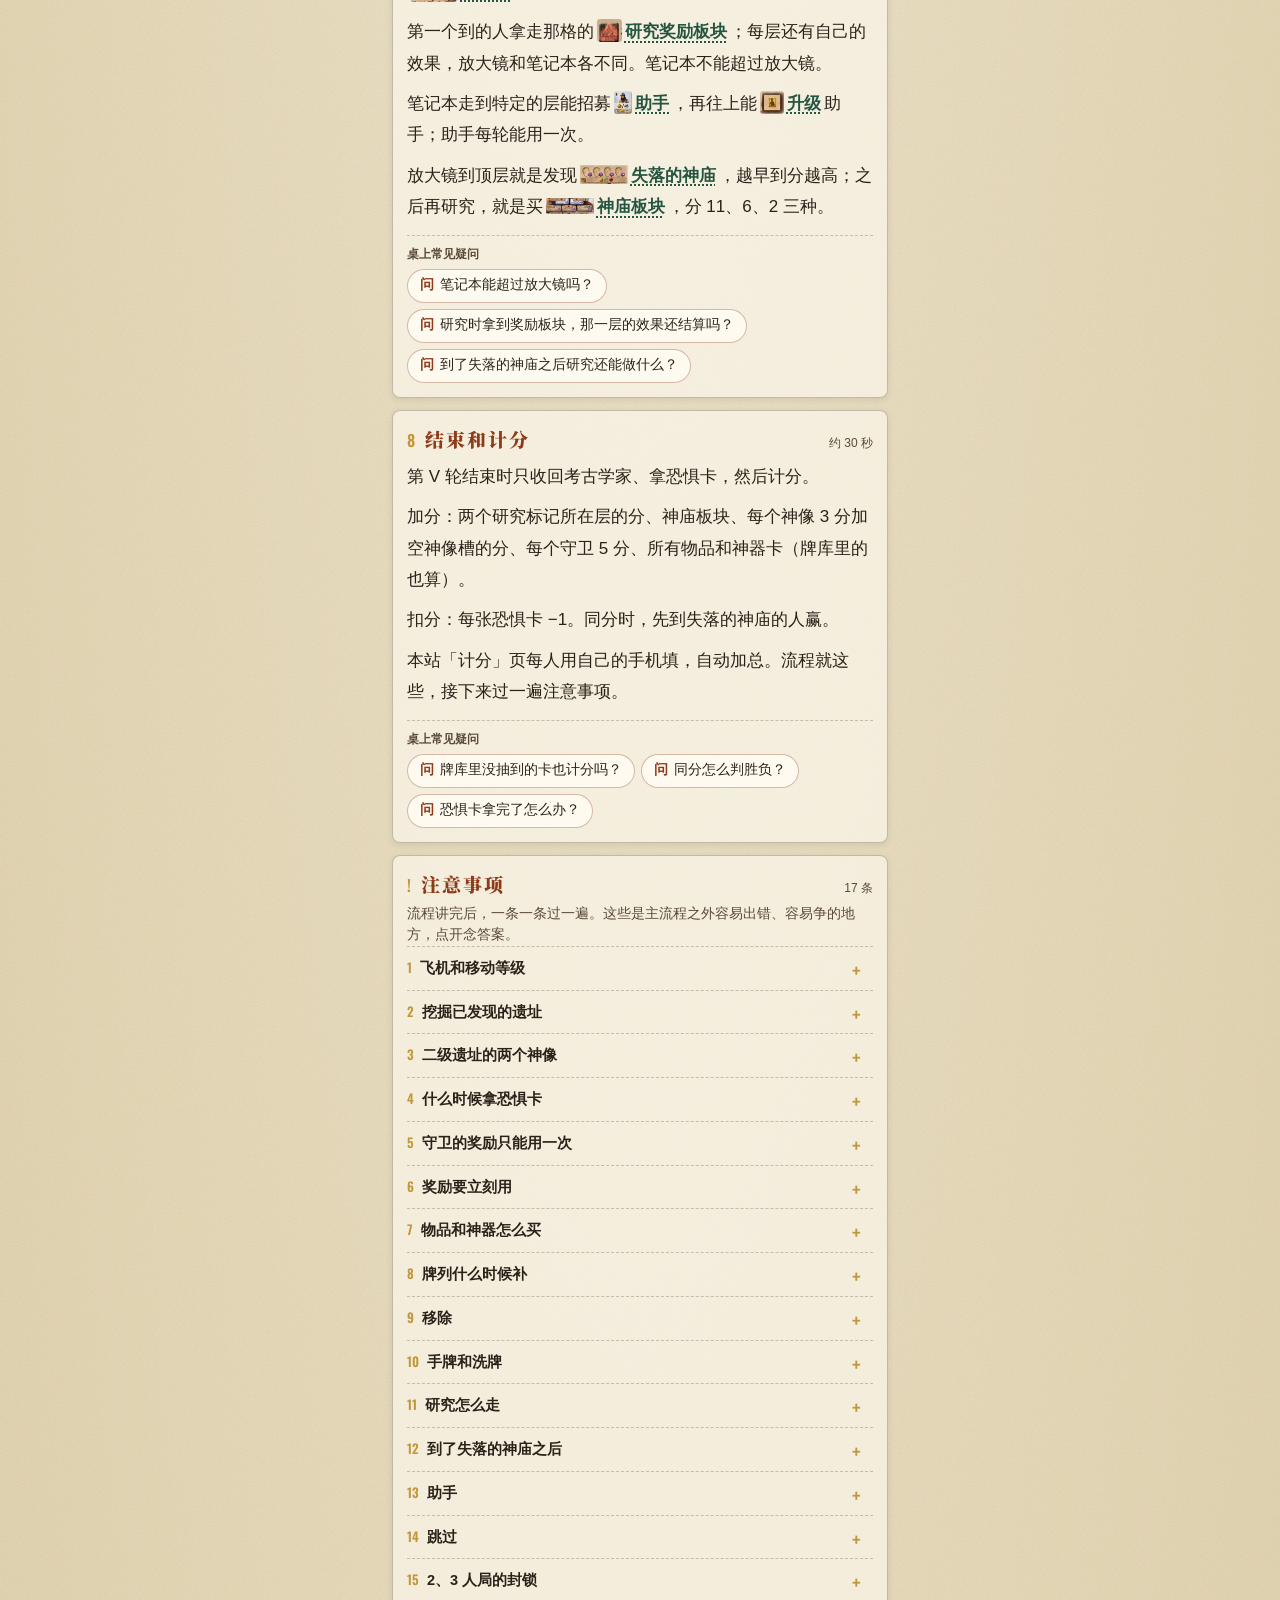
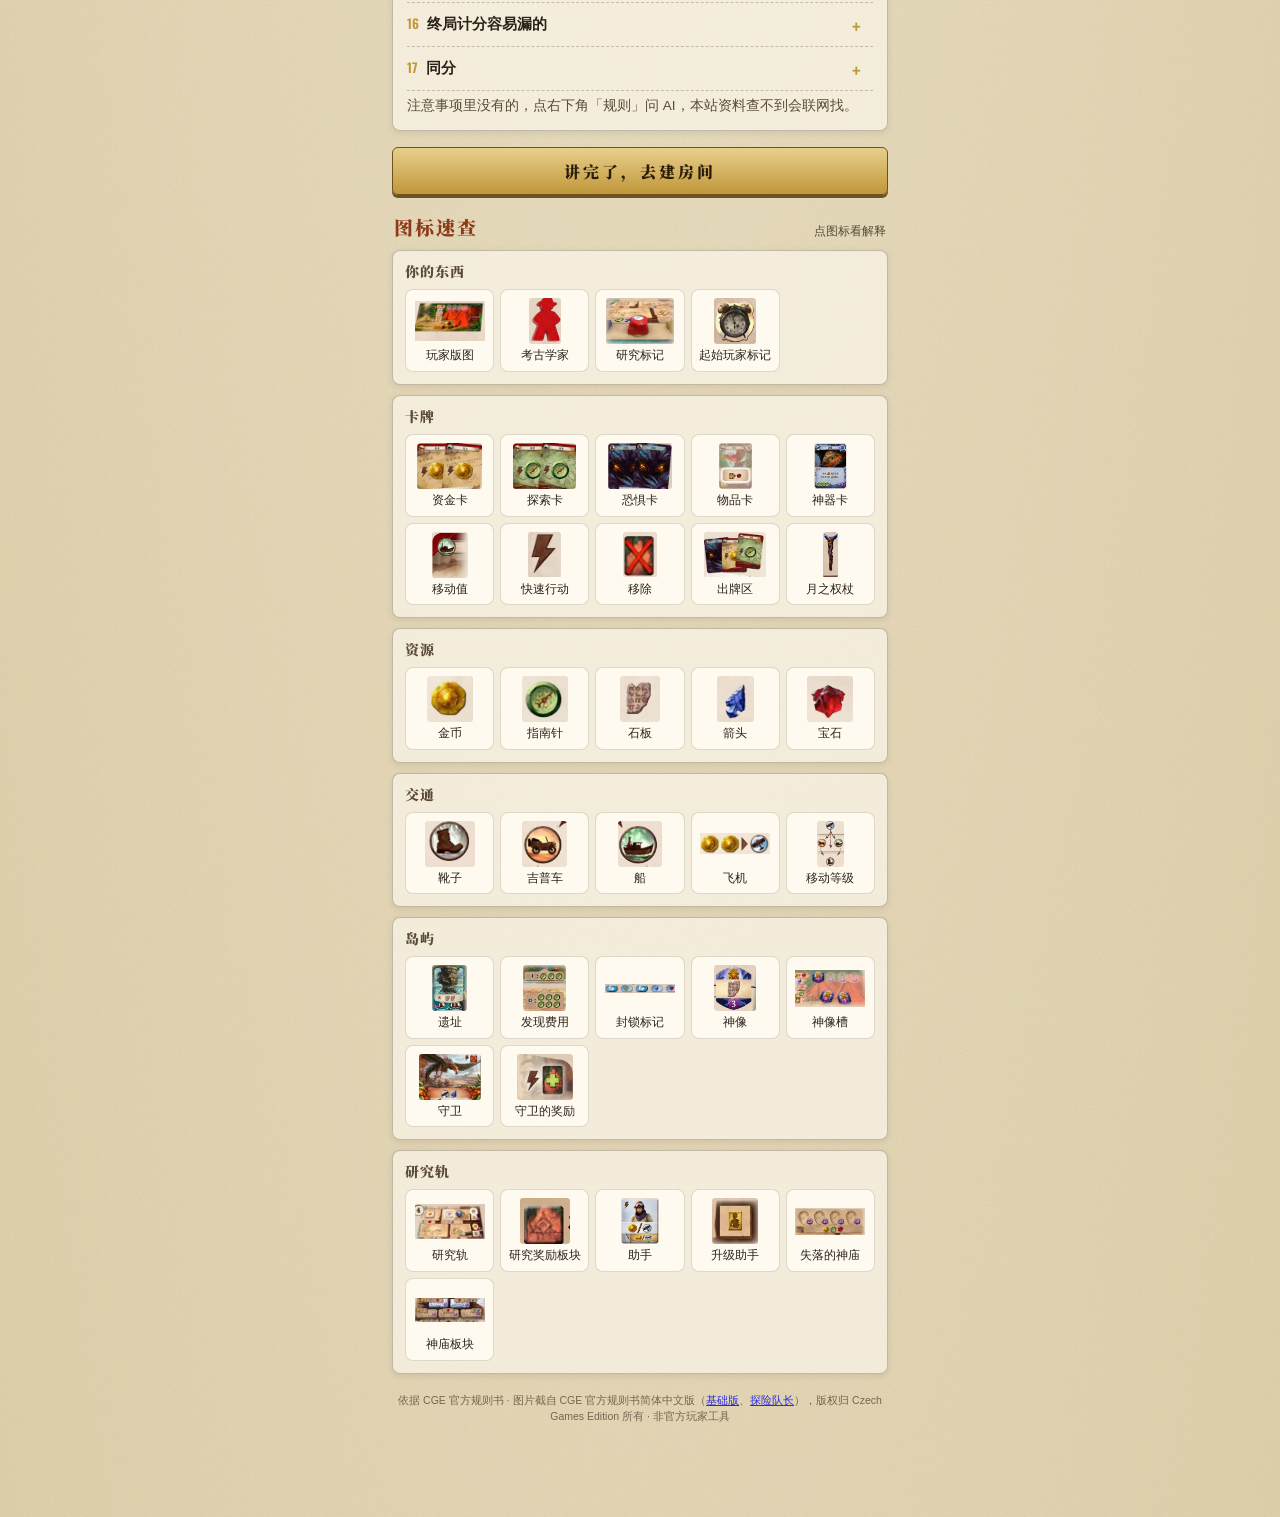
<file: public/teach.html>
<!doctype html>
<html lang="zh-CN">
<head>
<meta charset="utf-8">
<meta name="viewport" content="width=device-width,initial-scale=1,viewport-fit=cover">
<meta name="theme-color" content="#0f2219">
<title>5 分钟讲规则 · 阿纳克遗迹</title>
<meta property="og:title" content="5 分钟讲规则 · 阿纳克遗迹">
<meta property="og:image" content="https://arnak.leisurecat.cloud/img/icon-512.jpg">
<link rel="icon" href="img/icon-64.png">
<link rel="apple-touch-icon" href="img/icon-180.png">
<link rel="preconnect" href="https://fonts.googleapis.com">
<link rel="preconnect" href="https://fonts.gstatic.com" crossorigin>
<link href="https://fonts.googleapis.com/css2?family=Oswald:wght@500;600&family=Noto+Serif+SC:wght@600;900&display=swap" rel="stylesheet">
<link rel="stylesheet" href="style.css">
</head>
<body>
<div style="position:absolute;width:0;height:0;overflow:hidden"><img src="img/icon-512.jpg" alt=""></div>
<div class="hero"><a class="back-nav" href="/" data-html2canvas-ignore>‹ 返回</a><div class="en">LOST RUINS OF ARNAK</div><h1>5 分钟讲规则</h1><div class="orn"></div></div><div class="band"></div>
<div class="wrap teach" id="teach"></div>
<script type="module" src="teach.js"></script>
<script type="module" src="chat.js"></script>
</body>
</html>
</file>
<file: public/style.css>
:root{
  --parch:#f0e7cf; --parch2:#e1d3ae; --ink:#2a2219; --ink2:#5a4a38;
  --red:#8e3b1a; --navy:#245540; --navy2:#2f7052; --step:#2f7052;
  --steel:#0f2219; --steel2:#1a3a2b; --brass:#c0973a; --brass2:#e6c97d;
  --wood:#6b4a2b; --wood2:#4a321c;
  --p-red:#c0412e; --p-blue:#3d78b8; --p-yellow:#dcae38; --p-green:#4b9a46; --p-rival:#6d6a63;
  --c-res:#2f6f9a; --c-temple:#c0973a; --c-idol:#8a5aa6; --c-guard:#8e3b1a; --c-card:#4f7d3a;
  --serif:"Noto Serif SC","Songti SC","STSong",serif;
  --sans:-apple-system,"PingFang SC","Hiragino Sans GB","Microsoft YaHei",sans-serif;
  --num:"Oswald","DIN Alternate",sans-serif;
}
*{box-sizing:border-box;margin:0;padding:0;-webkit-tap-highlight-color:transparent}
html{background:var(--parch2)}
body{min-height:100vh;font-family:var(--sans);color:var(--ink);
  background:
    url("data:image/svg+xml;utf8,<svg xmlns='http://www.w3.org/2000/svg' width='240' height='240'><filter id='n'><feTurbulence type='fractalNoise' baseFrequency='.9' numOctaves='2' stitchTiles='stitch'/><feColorMatrix values='0 0 0 0 .35 0 0 0 0 .27 0 0 0 0 .17 0 0 0 .16 0'/></filter><rect width='240' height='240' filter='url(%23n)'/></svg>"),
    radial-gradient(ellipse at 50% 30%,var(--parch) 0%,var(--parch2) 100%)}
button{font-family:inherit;cursor:pointer}
.hidden{display:none!important}
.band{height:10px;background:radial-gradient(circle at 19px 5px,#c9a45a 0 1.6px,transparent 2px) 0 0/38px 10px,linear-gradient(90deg,rgba(0,0,0,.35) 0 1px,transparent 1px) 0 0/38px 10px,linear-gradient(var(--wood),var(--wood2))}

/* big header (landing / setup) */
.hero{padding:calc(env(safe-area-inset-top) + 22px) 16px 20px;text-align:center;color:#f3ead6;
  background:linear-gradient(180deg,rgba(255,255,255,.04),rgba(0,0,0,.25)),repeating-linear-gradient(100deg,#1b3b2c 0 3px,#163224 3px 7px),var(--steel2);
  border-bottom:3px solid var(--brass)}
.hero .en{font:600 13px var(--serif);letter-spacing:8px;color:var(--brass2)}
.hero h1{font:900 26px/1.25 var(--serif);letter-spacing:6px;margin-top:6px}
.orn{width:150px;height:10px;margin:8px auto 0;
  background:radial-gradient(circle,var(--brass2) 0 3px,transparent 3.5px) center/10px 10px no-repeat,
    linear-gradient(90deg,transparent,var(--brass) 30%,transparent 46%,transparent 54%,var(--brass) 70%,transparent) center/100% 1.5px no-repeat}
/* slim bar (in game) */
.bar{display:flex;align-items:center;gap:8px;padding:calc(env(safe-area-inset-top) + 8px) 12px 8px;color:#f3ead6;
  background:repeating-linear-gradient(100deg,#1b3b2c 0 3px,#163224 3px 7px),var(--steel2);border-bottom:2px solid var(--brass)}
.bar .ttl{flex:1;font:900 15px var(--serif);letter-spacing:2px;white-space:nowrap;overflow:hidden;text-overflow:ellipsis}
.room{display:inline-flex;align-items:center;gap:6px;height:30px;padding:0 10px;border-radius:15px;border:1px solid rgba(224,194,122,.5);
  background:rgba(0,0,0,.2);color:var(--brass2);font:600 15px var(--num);letter-spacing:2px}
.room small{font:500 11px var(--sans);letter-spacing:0;color:#cbbf9f}
.conn{width:9px;height:9px;border-radius:50%;background:#7d8796;box-shadow:0 0 0 2px rgba(0,0,0,.25)}
.conn.on{background:#62c27a}

.wrap{max-width:520px;margin:0 auto;padding:0 12px calc(env(safe-area-inset-bottom) + 20px)}
.tabs{display:flex;gap:6px;margin:10px 0 8px}
.tab{flex:1;height:38px;border-radius:4px;font:700 15px var(--serif);letter-spacing:3px;color:var(--navy);
  background:rgba(36,85,64,.08);border:1.5px solid rgba(36,85,64,.35)}
.tab.on{color:#fff;background:linear-gradient(180deg,var(--navy2),var(--navy));border-color:#163a2b}
h2.h{display:flex;align-items:baseline;justify-content:space-between;margin:18px 2px 8px;font:900 19px var(--serif);letter-spacing:2px;color:var(--red)}
h2.h small{font:500 12px var(--sans);letter-spacing:0;color:var(--ink2)}
.note{font:500 12px/1.55 var(--sans);color:var(--ink2);padding:7px 10px;border-left:3px solid var(--red);background:rgba(139,58,28,.05);margin-top:8px}
.note b{color:var(--red)}
.card{background:rgba(255,252,243,.6);border:1.5px solid rgba(90,74,56,.32);border-radius:8px;box-shadow:0 2px 6px rgba(60,40,10,.1)}
.list{display:flex;flex-direction:column;gap:7px}
.row{display:flex;align-items:center;gap:8px;padding:7px 9px}
.stepn{flex:none;width:24px;height:24px;border-radius:50%;background:var(--step);color:#fff;border:2px solid #fff;
  box-shadow:0 1px 3px rgba(0,0,0,.3);font:600 13px/20px var(--num);text-align:center}
.por{display:inline-block;flex:none;width:46px;height:46px;border-radius:50%;padding:3px;background:var(--c,#999);box-shadow:0 2px 4px rgba(0,0,0,.3);border:none}
.por img{display:block;width:100%;height:100%;border-radius:50%;object-fit:cover;background:#3a2f25}
.por.sm{width:36px;height:36px;padding:2.5px}
.por.xs{width:28px;height:28px;padding:2px}
.who{flex:1;min-width:0}
.who .nm{font:700 15px var(--sans);white-space:nowrap;overflow:hidden;text-overflow:ellipsis}
.who .fg{font:500 11px var(--sans);color:var(--ink2);margin-top:1px;white-space:nowrap;overflow:hidden;text-overflow:ellipsis}
input.pn{width:100%;height:34px;border:1.5px solid rgba(90,74,56,.35);border-radius:6px;background:#fffdf6;padding:0 8px;outline:none;font:700 15px var(--sans);color:var(--ink)}
input.pn:focus{border-color:var(--navy)}
.ib{flex:none;width:34px;height:34px;border-radius:6px;border:1.5px solid rgba(90,74,56,.4);background:rgba(255,255,255,.55);color:var(--ink);font:700 18px/1 var(--sans)}
.ib:disabled{opacity:.25}
.field{flex:none;display:flex;align-items:center;width:64px;height:36px;border-radius:6px;background:#fffdf6;border:1.5px solid var(--brass);padding:0 7px}
.field i{font:600 14px var(--num);font-style:normal;color:var(--brass);margin-right:2px}
.field input{width:100%;border:none;outline:none;background:transparent;font:600 19px var(--num);color:var(--ink);text-align:right}
.field input.bad{color:#c0392b}
.chips{display:flex;gap:8px}
.chip{flex:1;height:40px;border-radius:6px;border:1.5px solid rgba(36,85,64,.4);background:transparent;color:var(--navy);font:700 16px var(--sans)}
.chip.on{background:var(--navy);color:#fff;border-color:var(--navy)}
.dots{display:flex;gap:6px;margin-top:5px}
.dot{width:20px;height:20px;border-radius:50%;border:2px solid #fff;background:var(--c);box-shadow:0 0 0 1px rgba(0,0,0,.25)}
.dot.on{box-shadow:0 0 0 2px var(--ink)}
.dot:disabled{opacity:.2}
.btn{display:block;width:100%;height:48px;margin-top:12px;border-radius:6px;border:1.5px solid #6e5220;
  background:linear-gradient(180deg,#e9cf8c,var(--brass));color:#2a1d08;font:900 16px var(--serif);letter-spacing:3px;box-shadow:0 3px 0 #6e5220}
.btn:active{transform:translateY(2px);box-shadow:0 1px 0 #6e5220}
.btn:disabled{opacity:.4}
.btn.navy{background:linear-gradient(180deg,var(--navy2),var(--navy));border-color:#163a2b;color:#fff;box-shadow:0 3px 0 #0e281c}
.btn.ghost{height:38px;margin-top:8px;background:transparent;border-color:rgba(90,74,56,.4);color:var(--ink2);font:600 13px var(--sans);letter-spacing:1px;box-shadow:none}
.btns{display:flex;gap:8px}.btns .btn{flex:1}
.err{margin-top:6px;color:#b03020;font-size:13px;text-align:center;min-height:1em}

/* status strip */
.status{display:flex;align-items:center;gap:10px;padding:8px 10px;border-radius:8px;background:rgba(36,85,64,.08);border:1px solid rgba(36,85,64,.25)}
.medal{flex:none;display:inline-flex;align-items:center;justify-content:center;width:40px;height:40px;border-radius:50%;
  background:radial-gradient(circle at 35% 30%,#f2dc9c,var(--brass) 60%,#6e5220);color:#2a1d08;font:900 15px/1 var(--serif);
  border:2px solid #4b3714;box-shadow:0 2px 4px rgba(0,0,0,.3);text-align:center}
.status .t{font:900 17px var(--serif);letter-spacing:1px;color:var(--navy)}
.status .t b{font:600 19px var(--num);color:var(--red);margin:0 2px}
.status .s{font-size:12px;color:var(--ink2);margin-top:1px}
.pips{display:flex;gap:3px;margin-left:auto}
.pips i{width:7px;height:16px;border-radius:2px;background:rgba(36,85,64,.18)}
.pips i.done{background:var(--navy2)}
.pips i.cur{background:var(--red)}
.banner{margin-top:8px;padding:9px 10px;border-radius:8px;background:#1d3d2e;color:#f3ead6;font-size:13px;line-height:1.5;display:flex;align-items:center;gap:10px}
.banner b{color:var(--brass2)}
.banner button{flex:none;height:32px;padding:0 12px;border-radius:5px;border:1px solid var(--brass);background:var(--brass);color:#22180a;font:700 13px var(--sans)}

/* turn order track */
.track{margin-top:8px;padding:9px 6px 9px;border-radius:8px;background:linear-gradient(180deg,#1d3d2e,#0d2018);border:2px solid #06120c;color:#f3ead6}
.track .t{font:700 12px var(--serif);letter-spacing:2px;color:var(--brass2);text-align:center}
.slots{display:flex;justify-content:center;gap:4px;margin-top:6px}
.slot{flex:1;max-width:88px;text-align:center;min-width:0}
.slot .o{font:600 12px var(--num);color:var(--brass2);margin-bottom:3px}
.slot .por{display:block;margin:0 auto;width:44px;height:44px}
.slot .n{font:600 11.5px var(--sans);margin-top:3px;white-space:nowrap;overflow:hidden;text-overflow:ellipsis}
.slot .m{display:inline-block;margin-top:2px;padding:0 7px;border-radius:9px;background:var(--brass);color:#22180a;font:600 12px/17px var(--num)}

/* scoring table */
table.sc{width:100%;margin-top:8px;border-collapse:separate;border-spacing:0 6px;table-layout:fixed}
.sc thead th{padding:0 2px 2px;vertical-align:bottom}
.sc th:first-child{width:64px}
.pv{display:flex;flex-direction:column;align-items:center;gap:2px;min-width:0}
.pv span{max-width:100%;font:700 12.5px var(--sans);white-space:nowrap;overflow:hidden;text-overflow:ellipsis}
.sc tbody th{height:50px;padding-left:9px;text-align:left;font:600 13px/1.2 var(--sans);color:var(--ink2);background:rgba(255,252,243,.6);border:1.5px solid rgba(90,74,56,.25);border-right:none;border-radius:8px 0 0 8px}
.sc tbody th small{display:block;font-size:11px;font-weight:500}
.sc td{padding:0 3px;background:rgba(255,252,243,.6);border-top:1.5px solid rgba(90,74,56,.25);border-bottom:1.5px solid rgba(90,74,56,.25)}
.sc td:last-child{border-right:1.5px solid rgba(90,74,56,.25);border-radius:0 8px 8px 0;padding-right:5px}
.cell{width:100%;height:40px;border-radius:5px;border:1.5px solid rgba(181,139,60,.75);background:#fffdf6;font:600 17px var(--num);color:var(--ink)}
.cell.empty{color:#b7a98f;font:500 12px var(--sans)}
.cell.bad{color:#c0392b;border-color:#c0392b}
.sc td.tt{text-align:center;font:600 21px var(--num);color:var(--red)}
.legend{font:500 11.5px/1.6 var(--sans);color:var(--ink2);margin-top:4px}
.legend b{color:var(--ink)}

/* sheets */
.mask{position:fixed;inset:0;background:rgba(6,16,10,.55);z-index:20}
.sheet{position:fixed;left:0;right:0;bottom:0;z-index:21;max-width:520px;margin:0 auto;padding:12px 14px calc(env(safe-area-inset-bottom) + 14px);
  background:var(--parch);border-top:3px solid var(--brass);border-radius:14px 14px 0 0;box-shadow:0 -8px 30px rgba(0,0,0,.4)}
.sheet h3{font:900 16px var(--serif);color:var(--red);letter-spacing:1px}
.sheet .hint{font-size:12px;color:var(--ink2);margin-top:2px;line-height:1.5}
.disp{margin-top:8px;min-height:58px;padding:6px 12px;border-radius:6px;background:#fffdf6;border:1.5px solid var(--brass);text-align:right}
.disp .ex{font:500 14px var(--num);color:var(--ink2);word-break:break-all}
.disp .cur{font:600 26px var(--num);color:var(--ink)}
.keys{display:grid;grid-template-columns:repeat(4,1fr);gap:7px;margin-top:10px}
.keys button{height:48px;border-radius:6px;border:1.5px solid rgba(90,74,56,.35);background:#fffaf0;font:600 21px var(--num);color:var(--ink)}
.keys .op{background:var(--navy);color:#fff;border-color:var(--navy);font-size:26px}
.keys .ok{background:linear-gradient(180deg,#e9cf8c,var(--brass));border-color:#6e5220;font:900 15px var(--serif);grid-row:span 2;height:auto}
.keys .fn{font:600 14px var(--sans)}

/* landing */
.join{display:flex;gap:8px;margin-top:10px}
.join input{flex:1;min-width:0;height:48px;border-radius:6px;border:1.5px solid var(--brass);background:#fffdf6;text-align:center;font:600 24px var(--num);letter-spacing:8px;text-transform:uppercase;outline:none}
.join .btn{flex:none;width:110px;margin-top:0}

/* MVP */
.mvp{position:relative;margin-top:4px;padding:14px 12px 12px;border-radius:10px;text-align:center;color:#f3ead6;overflow:hidden;
  background:radial-gradient(ellipse at 50% 0%,rgba(224,194,122,.35),transparent 60%),linear-gradient(180deg,#1d3d2e,#0b1c14);border:2px solid #06120c}
.mvp .crown{font:700 12px var(--serif);letter-spacing:6px;color:var(--brass2)}
.mvp .por{width:92px;height:92px;padding:4px;margin:8px auto 0;display:block;box-shadow:0 0 0 3px var(--brass2),0 6px 18px rgba(0,0,0,.5)}
.mvp .nm{font:900 22px var(--serif);letter-spacing:2px;margin-top:8px}
.mvp .fg{font-size:12px;color:#c9c0aa}
.mvp .pts{font:600 40px/1.1 var(--num);color:var(--brass2);margin-top:2px}
.mvp .pts small{font:500 13px var(--sans);color:#c9c0aa;margin-left:3px}
.rk .row{gap:7px;padding:7px 8px}
.rk .tot{font:600 22px var(--num);color:var(--red);min-width:34px;text-align:right}
.stack{display:flex;height:9px;border-radius:5px;overflow:hidden;background:rgba(90,74,56,.12);margin-top:4px}
.stack i{display:block;height:100%}
.parts{font:500 10.5px var(--sans);color:var(--ink2);margin-top:3px;white-space:nowrap;overflow:hidden;text-overflow:ellipsis}
.parts em{font-style:normal;display:inline-block;width:7px;height:7px;border-radius:2px;margin:0 2px 0 5px;vertical-align:0}
.parts em:first-child{margin-left:0}
.achs{display:grid;grid-template-columns:repeat(2,1fr);gap:7px;margin-top:6px}
.ach{display:flex;align-items:center;gap:8px;padding:7px 8px}
.ach .medal{width:34px;height:34px;font-size:16px}
.ach .an{font:900 13.5px var(--serif);color:var(--red)}
.ach .ad{font-size:10.5px;color:var(--ink2);line-height:1.35}
.ach .aw{display:flex;gap:3px;margin-top:3px;flex-wrap:wrap}
.tbh{display:flex;width:100%;justify-content:space-between;align-items:center;padding:2px 0;border:none;background:none;font:12px var(--sans);color:var(--ink2);text-align:left}
.tbh span{color:var(--brass);font-weight:700}
.sv .btn{height:40px;margin-top:8px;font:700 14px var(--sans);letter-spacing:1px}
.tb .pn{flex:1;min-width:0}
.shotv{position:fixed;inset:0;z-index:60;overflow:auto;padding:0 16px 24px;background:rgba(7,20,13,.94)}
.shotv img{display:block;width:100%;max-width:480px;margin:0 auto;border-radius:6px;box-shadow:0 6px 24px rgba(0,0,0,.5)}
.sv-top{position:sticky;top:0;display:flex;align-items:center;gap:10px;max-width:480px;margin:0 auto;padding:12px 0 10px;background:rgba(7,20,13,.94);color:var(--brass2);font:600 14px var(--sans)}
.sv-top span{flex:1}
.sv-top a,.sv-top button{padding:5px 12px;border:1px solid rgba(255,255,255,.4);border-radius:5px;background:none;color:#fff;font:600 13px var(--sans);text-decoration:none}
.tb{display:flex;align-items:center;gap:6px;margin-top:6px;font-size:12px;color:var(--ink2)}
footer{margin-top:18px;text-align:center;font-size:10.5px;line-height:1.6;color:var(--ink2);opacity:.8}
.toast{position:fixed;left:50%;bottom:calc(env(safe-area-inset-bottom) + 24px);transform:translateX(-50%);z-index:30;padding:8px 16px;border-radius:20px;background:rgba(9,24,16,.9);color:#fff;font-size:13px}

/* short phones (e.g. iPhone SE): tighten the in-game screen so the settle button stays on screen */
@media (max-height: 700px){
  .bar{padding-top:calc(env(safe-area-inset-top) + 6px);padding-bottom:6px}
  .tabs{margin:7px 0 6px}.tab{height:34px}
  .status{padding:5px 9px}.medal{width:34px;height:34px}.status .t{font-size:16px}
  .banner{margin-top:6px;padding:6px 9px}.banner button{height:28px}
  .track{margin-top:6px;padding:6px 4px 7px}.slots{margin-top:4px}.slot .por{width:38px;height:38px}.slot .o{margin-bottom:1px}
  .list{gap:5px}.row{padding:5px 8px}.por.sm{width:32px;height:32px}
  .ib{width:32px;height:32px}.field{height:34px}
  .btn{height:44px;margin-top:9px}.btn.ghost{height:34px;margin-top:6px}
}
.lobby{display:flex;align-items:center;gap:10px;width:100%;padding:9px 11px;text-align:left;font:inherit;color:inherit}
.lobby .lc{font:600 22px var(--num);letter-spacing:3px;color:var(--navy);min-width:66px}
.lobby .lp{display:flex;gap:2px;flex:1;min-width:0}
.lobby .ls{text-align:right;font-size:11.5px;color:var(--ink2);line-height:1.35}
.lobby .ls b{display:block;font:700 13px var(--sans);color:var(--red)}
.empty{padding:14px;text-align:center;font-size:13px;color:var(--ink2)}
.join{margin-top:10px}

/* illustrated tutorial (guide.html) */
a.btn{text-align:center;line-height:45px;text-decoration:none}
a.btn.ghost{line-height:35px}
.guide .toc{display:flex;flex-wrap:wrap;gap:6px;margin:0 0 4px}
.guide .toc a{padding:5px 10px;border-radius:14px;border:1px solid rgba(36,85,64,.35);background:rgba(36,85,64,.06);color:var(--navy);font:600 12.5px var(--sans);text-decoration:none}
.gs{margin-top:14px;padding:0 0 12px;overflow:hidden;scroll-margin-top:10px}
.gs h2.h{margin:12px 12px 10px}
.gs h2.h i{font:600 15px var(--num);font-style:normal;color:var(--brass);margin-right:8px}
.gs img{display:block;width:100%;height:auto;background:var(--steel)}
.gs ul{margin:10px 14px 0 30px;font:500 14.5px/1.7 var(--sans)}
.gs li+li{margin-top:5px}
/* landing */
.hero-art{position:relative;height:calc(env(safe-area-inset-top) + 232px);overflow:hidden;background:var(--steel);border-bottom:3px solid var(--brass)}
.hero-art img{position:absolute;inset:0;width:100%;height:100%;object-fit:cover;object-position:50% 40%}
.hero-art:after{content:"";position:absolute;inset:0;background:linear-gradient(180deg,rgba(18,14,10,.25) 0,rgba(18,14,10,0) 30%,rgba(18,14,10,.15) 50%,rgba(18,14,10,.78) 100%)}
.hero-art .ht{position:absolute;z-index:1;left:0;right:0;bottom:16px;text-align:center;color:#fbf6ec;text-shadow:0 2px 12px rgba(0,0,0,.6)}
.hero-art .wm{font:500 46px/1 "Cinzel",serif;letter-spacing:14px;text-indent:14px}
.hero-art .hr{width:210px;height:1px;margin:9px auto 8px;background:rgba(251,246,236,.75)}
.hero-art .hz{font:600 18px var(--serif);letter-spacing:6px;text-indent:6px}
.hero-art .hs{margin-top:5px;font:600 12px var(--sans);letter-spacing:5px;text-indent:5px;color:var(--brass2)}
.start{margin-top:14px;padding:12px}
.start .btn{margin-top:0}
.start .or{display:flex;align-items:center;gap:10px;margin:12px 2px 0;font-size:12px;color:var(--ink2)}
.start .or:before,.start .or:after{content:"";flex:1;height:1px;background:rgba(90,74,56,.28)}
.start .join{margin-top:8px}
.start .join input,.start .join .btn{height:46px}
.start .join .btn{width:96px}
.start .err{margin-top:8px;min-height:0}
.tiles{display:grid;grid-template-columns:1fr 1fr;gap:10px;margin-top:10px}
.tile{display:flex;align-items:center;gap:10px;padding:10px;text-decoration:none;color:var(--ink2);font-size:11.5px;line-height:1.4}
.tile:active{transform:translateY(1px)}
.tile b{display:block;font:900 16px var(--serif);letter-spacing:2px;color:var(--navy)}
.tile .ti{position:relative;flex:none;width:42px;height:42px;border-radius:50%;overflow:hidden;border:2px solid var(--brass);box-shadow:0 1px 3px rgba(0,0,0,.25)}
.tile .ti img{display:block;width:100%;height:100%;object-fit:cover}
.tile .ti.rec{display:flex;align-items:center;justify-content:center;background:linear-gradient(180deg,var(--navy2),var(--navy));color:var(--brass2);font:900 18px var(--serif)}
.lobby .lp .por+.por{margin-left:-7px}
.lobby .ls{display:flex;flex-direction:column;align-items:flex-end;gap:3px}
.lobby .ls .st{display:inline-block;padding:2px 8px;border-radius:10px;font:700 12px var(--sans)}
.lobby .ls .st-setup{background:rgba(181,139,60,.2);color:#7a5a1c}
.lobby .ls .st-play{background:rgba(36,85,64,.13);color:var(--navy)}
.lobby .ls .st-over{background:rgba(90,74,56,.12);color:var(--ink2)}
.lobby .ls small{font-size:11px;color:var(--ink2)}
.od{display:inline-block;width:7px;height:7px;margin-right:4px;border-radius:50%;background:#a59a86;vertical-align:1px}
.od.on{background:#4caf6a}

/* past games (history.html) */
.games{margin-top:12px}
.game summary{list-style:none;padding:9px 11px;cursor:pointer}
.game summary::-webkit-details-marker{display:none}
.game .gh{display:flex;align-items:baseline;justify-content:space-between;gap:8px}
.game .gh b{font:600 20px var(--num);letter-spacing:3px;color:var(--navy)}
.game .gh span{font-size:12px;color:var(--ink2)}
.game .gp{display:flex;flex-wrap:wrap;gap:4px 12px;margin-top:6px}
.game .gp>span{display:flex;align-items:center;gap:4px;font-size:13px;min-width:0}
.game .gp i{font-style:normal;max-width:6em;overflow:hidden;text-overflow:ellipsis;white-space:nowrap}
.game .gp em{font:600 15px var(--num);font-style:normal;color:var(--ink2)}
.game .gp .win em{color:var(--red)}
.game .gp .win i{font-weight:700}
.game .gd{border-top:1px dashed rgba(90,74,56,.35);padding:4px 0}
.game[open] summary .gp{display:none}
#search input{font:500 15px var(--sans);letter-spacing:0;text-transform:none;text-align:left;padding:0 12px}
.start .join input::placeholder{font:500 15px var(--sans);letter-spacing:6px;color:#a59a86}
.guide .toc a.fqa{background:var(--navy);border-color:var(--navy);color:#fff}
#faq{scroll-margin-top:10px}
.fq-cat{margin:16px 2px 6px;font:900 15px var(--serif);letter-spacing:2px;color:var(--navy)}
.fq{margin-top:6px}
.fq summary{position:relative;list-style:none;padding:10px 32px 10px 12px;font:600 14.5px/1.5 var(--sans);cursor:pointer}
.fq summary::-webkit-details-marker{display:none}
.fq summary:after{content:"+";position:absolute;right:12px;top:8px;font:500 20px var(--num);color:var(--brass)}
.fq[open] summary:after{content:"−"}
.fq p{padding:0 12px 11px;font:500 14px/1.7 var(--sans);color:var(--ink2)}
.fq p a{font-size:12px;color:var(--navy2);white-space:nowrap}

.lobby .lc em{display:block;margin-top:1px;font:700 10px var(--sans);font-style:normal;letter-spacing:2px;color:var(--brass)}

/* rules assistant (chat.js) */
body.has-chat{padding-bottom:72px}
.cfab{position:fixed;right:14px;bottom:calc(env(safe-area-inset-bottom) + 14px);z-index:19;width:54px;height:54px;display:flex;flex-direction:column;align-items:center;justify-content:center;gap:0;border-radius:50%;border:2px solid #6e5220;background:radial-gradient(circle at 35% 28%,#f6e3a8,var(--brass) 62%,#8a6526);color:#2a1c08;font:900 11px/1.1 var(--serif);letter-spacing:1px;box-shadow:0 0 0 3px rgba(15,34,25,.88),0 6px 16px rgba(0,0,0,.45)}
.cfab:active{transform:scale(.94)}
@keyframes cpIn{from{opacity:0;transform:translateY(18px) scale(.97)}}
.cpanel{position:fixed;right:12px;bottom:calc(env(safe-area-inset-bottom) + 12px);z-index:40;width:min(380px,calc(100vw - 24px));height:min(600px,calc(100dvh - 24px));display:flex;flex-direction:column;overflow:hidden;border:1.5px solid #6e5220;border-radius:14px;background:var(--parch2);box-shadow:0 14px 44px rgba(0,0,0,.5);transform-origin:bottom right;animation:cpIn .22s ease}
.chd{display:flex;align-items:center;gap:10px;padding:11px 6px 11px 12px;background:linear-gradient(180deg,var(--steel2),var(--steel))}
.chd div{flex:1;min-width:0}
.chd b{display:block;font:900 16px var(--serif);color:var(--brass2);letter-spacing:1px}
.chd div span{display:flex;align-items:center;gap:6px;margin-top:2px;font:500 11.5px var(--sans);color:#a9c2b4}
.con{width:7px;height:7px;border-radius:50%;background:#5ec27a;box-shadow:0 0 0 3px rgba(94,194,122,.22)}
.cav{flex:none;width:38px;height:38px;display:grid;place-items:center;border-radius:50%;border:1.5px solid #6e5220;background:radial-gradient(circle at 35% 28%,#f6e3a8,var(--brass) 62%,#8a6526);color:#2a1c08;font:900 17px var(--serif);box-shadow:0 0 0 2px rgba(224,194,122,.3)}
.cav.sm{width:28px;height:28px;font-size:13px;box-shadow:0 2px 4px rgba(0,0,0,.2)}
.cx{flex:none;width:36px;height:36px;border:none;background:none;color:#d8dee8;font:300 28px/1 var(--sans)}
.clog{flex:1;overflow:auto;display:flex;flex-direction:column;gap:10px;padding:12px;background:radial-gradient(ellipse at 50% 0%,var(--parch) 0%,var(--parch2) 100%)}
.cwel{position:relative;flex:none;display:flex;align-items:flex-end;min-height:112px;overflow:hidden;border-radius:10px;border:1px solid rgba(110,82,32,.5);box-shadow:0 4px 12px rgba(0,0,0,.22)}
.cwel img{position:absolute;inset:0;width:100%;height:100%;object-fit:cover;object-position:50% 35%}
.cwel div{position:relative;width:100%;padding:30px 12px 10px;background:linear-gradient(transparent,rgba(7,20,13,.88) 55%)}
.cwel b{display:block;font:900 16px var(--serif);color:#fbf6ec;letter-spacing:1px}
.cwel span{display:block;margin-top:2px;font:12px/1.5 var(--sans);color:#d9d3c5}
.csug{display:flex;flex-direction:column;gap:6px}
.csug em{margin:2px 0 0 2px;font:700 11.5px var(--sans);font-style:normal;color:var(--ink2);letter-spacing:2px}
.csug button{display:flex;align-items:center;gap:9px;padding:9px 10px;border:1px solid rgba(181,139,60,.55);border-radius:9px;background:#fffaf0;text-align:left;font:600 13.5px var(--sans);color:var(--ink);box-shadow:0 1px 0 rgba(110,82,32,.22)}
.csug button:before{content:"问";flex:none;width:20px;height:20px;display:grid;place-items:center;border-radius:50%;background:var(--navy);color:#fff;font:700 11px var(--sans)}
.csug button:after{content:"›";margin-left:auto;font:600 18px/1 var(--sans);color:var(--brass)}
.csug button:active{background:#f3e7cc}
.cr{display:flex;align-items:flex-end;gap:7px}
.cr.u{justify-content:flex-end}
.cm{max-width:82%;padding:9px 12px;border-radius:12px;font:14px/1.65 var(--sans);word-break:break-word}
.cm.u{background:linear-gradient(180deg,var(--navy2),var(--navy));color:#fff;border-bottom-right-radius:4px;box-shadow:0 2px 6px rgba(14,40,28,.25)}
.cm.a{background:#fffdf6;border:1px solid rgba(90,74,56,.18);color:var(--ink);border-bottom-left-radius:4px;box-shadow:0 2px 6px rgba(60,45,25,.1)}
.cm.a b{color:var(--red)}
.cm.err{color:var(--red);border-color:rgba(139,58,28,.4);background:#fbf1ec}
.cin{display:flex;align-items:center;gap:8px;padding:10px 10px 6px;border-top:1px solid rgba(110,82,32,.25);background:#f6eedb}
.cin textarea{flex:1;min-width:0;height:42px;resize:none;padding:10px 15px;border:1.5px solid rgba(90,74,56,.3);border-radius:21px;background:#fffdf6;outline:none;font:16px/1.3 var(--sans);color:var(--ink)}
.cin textarea:focus{border-color:var(--brass)}
.cin button{flex:none;width:42px;height:42px;display:grid;place-items:center;border-radius:50%;border:1.5px solid #6e5220;background:radial-gradient(circle at 35% 28%,#f6e3a8,var(--brass) 62%,#8a6526);color:#2a1c08;box-shadow:0 2px 0 #6e5220}
.cin button:active{transform:translateY(1px);box-shadow:0 1px 0 #6e5220}
.cin button:disabled{opacity:.45}
.cfoot{padding:0 12px 8px;background:#f6eedb;text-align:center;font:500 10.5px var(--sans);color:var(--ink2);opacity:.75}
.cdots{display:inline-flex;gap:4px;padding:5px 0}
.cdots b{width:6px;height:6px;border-radius:50%;background:var(--brass);animation:cdot 1s infinite}
.cdots b:nth-child(2){animation-delay:.15s}.cdots b:nth-child(3){animation-delay:.3s}
@keyframes cdot{0%,80%,100%{opacity:.25}40%{opacity:1}}

/* Feast for Odin: setup start-player badge */
.fst{margin-left:auto;height:22px;padding:0 7px;white-space:nowrap;flex:none;border-radius:11px;border:1px solid rgba(36,85,64,.4);background:transparent;color:var(--navy);font:600 11.5px var(--sans)}
.fst.on{background:var(--red);border-color:var(--red);color:#fff}
/* round phases */
.phs{display:flex;flex-direction:column;gap:5px;margin-top:8px}
.ph{padding:0;overflow:hidden}
.phh{display:flex;align-items:center;gap:8px;padding:7px 10px}
.phh b{font:900 15px var(--serif);letter-spacing:1px;color:var(--ink)}
.phh small{margin-left:auto;font:500 11.5px var(--sans);color:var(--ink2);text-align:right}
.phn{flex:none;width:22px;height:22px;border-radius:50%;background:rgba(36,85,64,.14);color:var(--navy);font:600 12px/22px var(--num);text-align:center}
.ph.cur{border-color:var(--brass);background:#fffaf0;box-shadow:0 0 0 2px rgba(192,151,58,.45),0 3px 10px rgba(60,40,10,.18)}
.ph.cur .phn{background:var(--red);color:#fff}
.ph.cur .phh b{color:var(--red)}
.ph.done{opacity:.62}
.ph.done .phn{background:var(--navy2);color:#fff}
.ph.off{opacity:.45;background:transparent;box-shadow:none;border-style:dashed}
.ph.off .phh b{text-decoration:line-through;text-decoration-color:rgba(90,74,56,.5)}
.phb{padding:0 12px 10px 40px;font:500 13.5px/1.65 var(--sans);color:var(--ink)}
.phb ul{margin:0 0 0 16px}.phb li+li{margin-top:3px}
.phb b{color:var(--red)}
.phb .tip{margin-top:6px;font-size:12px;color:var(--ink2)}
.pick{display:flex;flex-wrap:wrap;gap:6px;margin-top:8px}
.pick button{display:flex;align-items:center;gap:6px;padding:4px 10px 4px 4px;border-radius:22px;border:1.5px solid rgba(90,74,56,.35);background:#fffdf6;font:600 13px var(--sans);color:var(--ink)}
.pick button.on{border-color:var(--red);background:var(--red);color:#fff}
/* scoring extras */
.sc tr.grp td{padding:6px 2px 0;background:none;border:none;font:900 13px var(--serif);letter-spacing:3px;color:var(--red)}
.cell.neg{color:var(--red)}
.cell.crown{background:linear-gradient(180deg,#f2dc9c,var(--brass));border-color:#6e5220;color:#2a1d08}
.parts .mn{color:var(--red)}
.rk .parts{white-space:normal;line-height:1.5}
.dr-s.first b{color:#fff}
.dr-s.first .por{box-shadow:0 0 0 3px var(--brass2),0 0 22px rgba(230,201,125,.75)}
/* landing cover: the box cover shown whole over a blurred copy of itself */
.hero-art.cover{height:calc(env(safe-area-inset-top) + 300px)}
.hero-art.cover .cv{position:absolute;z-index:1;inset:auto;left:50%;top:calc(env(safe-area-inset-top) + 18px);height:200px;width:auto;transform:translateX(-50%);object-fit:contain;border-radius:3px;border:2px solid rgba(230,201,125,.75);box-shadow:0 10px 28px rgba(0,0,0,.6)}
.hero-art.cover .ht{bottom:14px}
/* per-player scoring */
.seg{display:flex;border:1.5px solid var(--navy);border-radius:6px;overflow:hidden;margin-top:8px}
.seg button{flex:1;height:36px;border:none;background:transparent;color:var(--navy);font:700 14px var(--sans)}
.seg button.on{background:var(--navy);color:#fff}
.pick.me button{padding-right:14px}
.ms-who{display:flex;align-items:center;gap:9px;margin-top:10px}
.ms-who div{flex:1}.ms-who b{display:block;font:900 17px var(--serif);color:var(--red)}.ms-who small{font-size:12px;color:var(--ink2)}
.ms-who .tbh{width:auto}
.ms{display:flex;align-items:center;gap:10px;padding:8px 10px}
.ms-t{flex:1;min-width:0}
.ms-t b{font:700 15px var(--sans)}.ms-t b small{font:500 11px var(--sans);color:var(--ink2);margin-left:6px}
.ms-h{font:500 11.5px/1.5 var(--sans);color:var(--ink2);margin-top:2px}
.ms-ex{font:500 12px var(--num);color:var(--navy2);margin-top:2px}
.ms-w{margin-top:3px;font:600 11.5px/1.45 var(--sans);color:#a3480f}
.ms .cell{flex:none;width:76px;height:44px}
.cell.warn{border-color:#d07a1e;box-shadow:0 0 0 2px rgba(208,122,30,.3)}
.ms-tot{display:flex;align-items:center;justify-content:space-between;margin-top:10px;padding:10px 14px}
.ms-tot span{font:900 16px var(--serif);color:var(--ink)}.ms-tot b{font:600 30px var(--num);color:var(--red)}
.ms-others{display:flex;flex-wrap:wrap;gap:6px 14px;margin-top:8px;font-size:12.5px;color:var(--ink2)}
.ms-others span{display:flex;align-items:center;gap:4px}.ms-others b{font:600 15px var(--num);color:var(--ink)}
.quick{display:flex;flex-wrap:wrap;gap:6px;margin-top:8px}
.quick button{flex:1;min-width:70px;height:38px;border-radius:6px;border:1.5px solid var(--brass);background:#fff6df;font:700 13px var(--sans);color:var(--ink)}
.quick button b{font:600 15px var(--num);color:var(--red)}
/* score references (history.html) */
table.st{width:100%;border-collapse:collapse;background:rgba(255,252,243,.6);border:1.5px solid rgba(90,74,56,.25);border-radius:8px;overflow:hidden;font-size:12.5px}
.st th{padding:6px 4px;background:rgba(36,85,64,.1);color:var(--navy);font:700 12px var(--sans);text-align:center}
.st td{padding:6px 4px;border-top:1px solid rgba(90,74,56,.15);text-align:center;font:600 14px var(--num);color:var(--ink)}
.st td:first-child{font:700 12.5px var(--sans);white-space:nowrap}
.st td b{color:var(--red);font-weight:600}
.st td small{display:block;font:500 10.5px var(--sans);color:var(--ink2)}
.pick button:disabled{opacity:1}
.chips+.note{margin-top:8px}
/* rating card on the results tab (reviewCard in app.js) */
.rv{padding:12px 12px 10px}
.rv-l{font-size:12px;color:var(--ink2);margin-bottom:6px}
.rv-who{display:flex;flex-wrap:wrap;gap:6px;margin-bottom:10px}
.rv-who button{display:flex;align-items:center;gap:5px;height:34px;padding:0 10px 0 3px;border-radius:17px;border:1.5px solid rgba(42,34,25,.2);background:rgba(255,255,255,.5);color:var(--ink);font:600 13px var(--sans)}
.rv-who button.on{border-color:var(--navy);background:var(--navy);color:#fff}
.rv-st{display:flex;align-items:center;gap:2px;margin-bottom:10px}
.rv-st button{width:40px;height:40px;border:0;background:none;font-size:32px;line-height:1;color:rgba(42,34,25,.22);padding:0}
.rv-st button.on{color:var(--brass);text-shadow:0 1px 0 rgba(0,0,0,.15)}
.rv-st span{margin-left:8px;font:600 14px var(--serif);color:var(--ink2)}
.rv textarea{width:100%;min-height:72px;margin-bottom:10px;padding:10px;border-radius:8px;border:1.5px solid rgba(42,34,25,.2);background:rgba(255,255,255,.6);font:16px/1.6 var(--sans);color:var(--ink);resize:vertical;outline:none}
.rv textarea:focus{border-color:var(--navy)}
.rv > .btn{width:100%}
.rv .err{margin-top:8px}
.rv-done{text-align:center;font-size:30px;letter-spacing:4px;color:var(--brass)}
.rv p{text-align:center;margin:4px 0 10px;font:600 15px var(--serif)}
.rv .note{text-align:left;margin:8px 0 0;font:12px/1.6 var(--sans)}
/* Arnak: step lists with page sources, leader picker, campaign */
.steps{list-style:none;margin:2px 0 0;padding:0}
.steps li{position:relative;padding:5px 0 5px 14px;font:500 13.5px/1.6 var(--sans)}
.steps li:before{content:"";position:absolute;left:2px;top:13px;width:5px;height:5px;border-radius:50%;background:var(--brass)}
.steps li+li{border-top:1px dashed rgba(90,74,56,.2)}
.steps li.ck{display:flex;gap:9px;padding-left:0;cursor:pointer}
.steps li.ck:before{display:none}
.steps .box{flex:none;width:20px;height:20px;margin-top:1px;border-radius:5px;border:1.5px solid rgba(90,74,56,.45);background:#fffdf6}
.steps li.on .box{background:var(--navy) url("data:image/svg+xml;utf8,<svg xmlns='http://www.w3.org/2000/svg' viewBox='0 0 20 20'><path d='M5 10.5l3.2 3L15 6.5' fill='none' stroke='white' stroke-width='2.4' stroke-linecap='round' stroke-linejoin='round'/></svg>") center/16px no-repeat;border-color:var(--navy)}
.steps li.on>span:last-child{color:var(--ink2);text-decoration:line-through;text-decoration-color:rgba(90,74,56,.45)}
.steps b{color:var(--red)}
.src{display:inline-block;margin-left:6px;padding:0 5px;border-radius:7px;background:rgba(90,74,56,.1);font:500 10.5px/16px var(--sans);font-style:normal;color:var(--ink2);white-space:nowrap;vertical-align:1px}
.phb p{margin:2px 0 4px}
.phb .steps{margin-left:-28px}
.ph.cur .phh small{color:var(--red)}
.slot.out .por{opacity:.45;filter:grayscale(.6)}
.slot.out .m{background:#5c6b62;color:#e9efe9}
.passes button span{white-space:nowrap}
.tbh.df{margin-top:10px;padding:6px 0 2px;border-top:1px dashed rgba(90,74,56,.3)}
.tbh.df b{font:900 14px var(--serif);color:var(--red);letter-spacing:1px}
.chips.wrap2{flex-wrap:wrap;margin-top:8px}.chips.wrap2 .chip{flex:1 1 30%;font-size:14px}
.ldr{display:flex;align-items:center;gap:6px;margin-top:6px;height:28px;padding:0 10px;border-radius:14px;border:1.5px solid var(--brass);background:#fff6df;font:700 13px var(--sans);color:var(--ink)}
.ldr small{font:500 11px var(--sans);color:var(--ink2)}
.ldr.none{border-style:dashed;color:var(--red);background:transparent}
.dif{display:flex;gap:4px;margin-top:6px}
.dif button{flex:1;height:26px;border-radius:13px;border:1px solid rgba(36,85,64,.4);background:transparent;color:var(--navy);font:600 11.5px var(--sans);padding:0 4px;white-space:nowrap}
.dif button.on{background:var(--navy);color:#fff}
.sheet.tall{max-height:86vh;overflow:auto}
.ldrs{display:flex;flex-direction:column;gap:6px;margin-top:10px}
.ldrs button{display:flex;gap:10px;align-items:flex-start;padding:8px;border-radius:8px;border:1.5px solid rgba(90,74,56,.25);background:#fffdf6;text-align:left;font:500 12.5px/1.55 var(--sans);color:var(--ink)}
.ldrs button .por{width:52px;height:52px}
.ldrs button b{display:block;font:900 15px var(--serif);color:var(--red)}
.ldrs button b small{margin-left:6px;font:500 11px var(--sans);color:var(--ink2)}
.ldrs button em{display:block;margin-top:3px;font-style:normal;font-size:11.5px;color:#7a4a12}
.ldrs button.on{border-color:var(--navy);box-shadow:0 0 0 2px rgba(36,85,64,.35)}
.ldrs button:disabled{opacity:.35}
.sl h4{margin:12px 0 2px;font:900 14px var(--serif);letter-spacing:2px;color:var(--navy)}
.ms-l{margin-top:3px;font:600 11.5px/1.45 var(--sans);color:var(--navy2)}
.cell small{font:500 10px var(--sans);color:var(--ink2);margin-left:1px}
.lg{display:inline-block;width:8px;height:8px;border-radius:2px;margin:0 3px 0 6px;vertical-align:0}
.tie{margin-top:8px;padding:10px 12px}
.tie b{font:900 14px var(--serif);color:var(--red)}
.tie p{margin-top:3px;font-size:12.5px;line-height:1.55;color:var(--ink2)}
.calc{margin-top:8px;padding:10px 12px;font:500 13px/1.7 var(--sans);color:var(--ink2)}
.calc b{display:block;margin-top:2px;font:900 18px var(--serif);color:var(--red)}
.calc small{display:block;font-size:11.5px;line-height:1.5}
.cl .tot{min-width:40px}
.camp-end{margin-top:8px;padding:12px;text-align:center}
.camp-end b{font:900 22px var(--serif);color:var(--red)}
.camp-end p{margin-top:4px;font-size:12.5px;color:var(--ink2)}
input.plot{flex:1;min-width:0;height:44px;border-radius:6px;border:1.5px solid var(--brass);background:#fffdf6;padding:0 12px;font:500 16px var(--sans);outline:none}
.note a{color:var(--navy2);font-weight:600}

/* Back navigation */
.back-nav{display:inline-flex;align-items:center;justify-content:center;min-height:36px;padding:0 12px;border:1px solid var(--brass);border-radius:18px;background:var(--steel);color:var(--brass2);font:600 13px var(--sans);text-decoration:none;white-space:nowrap}
.back-row{text-align:left}
.hero.with-back{position:relative;padding-top:calc(env(safe-area-inset-top) + 62px)}
.hero .back-row,.hero-art .back-row{position:absolute;z-index:2;top:calc(env(safe-area-inset-top) + 10px);left:calc(env(safe-area-inset-left) + 12px)}
.bar{flex-wrap:wrap;padding-left:calc(env(safe-area-inset-left) + 12px)}
.bar .back-row{flex-basis:100%}
/* 写评价: opens this game's review form on the hub, then 返回 comes back here */
.hero-art .rate-row{left:auto;right:calc(env(safe-area-inset-right) + 12px)}
/* rules assistant: answers found on the web (label + sources) */
.cweb{margin:-2px 0 6px;padding:5px 8px;border-radius:7px;background:#f6eedb;font:500 12px/1.5 var(--sans);color:var(--ink2)}
.cweb b{color:var(--red)}
.csrc{margin-top:8px;padding-top:6px;border-top:1px dashed rgba(90,74,56,.25);font:12px/1.5 var(--sans);color:var(--ink2)}
.csrc a{display:block;color:var(--navy);text-decoration:none;overflow:hidden;text-overflow:ellipsis;white-space:nowrap}
.csrc i{margin-left:6px;font-style:normal;color:var(--ink2);opacity:.7}
.cwait{display:block;margin-bottom:4px;font:500 12.5px var(--sans);color:var(--ink2)}
/* 3-minute teach page (teach.html): a script to read aloud, terms that open a note, one-tap questions to the rules assistant */
.teach .tlead{margin:14px 2px 8px;font:500 14px/1.7 var(--sans);color:var(--ink2)}
.teach .tlead b{color:var(--navy);text-decoration:underline dotted;text-underline-offset:3px}
.tnav{position:sticky;top:0;z-index:5;display:flex;gap:6px;overflow-x:auto;margin:0 -12px;padding:8px 12px;background:rgba(240,231,207,.94);backdrop-filter:blur(6px);-webkit-backdrop-filter:blur(6px);scrollbar-width:none}
.tnav::-webkit-scrollbar{display:none}
.tnav a{flex:none;display:inline-flex;align-items:center;gap:5px;padding:5px 11px;border-radius:14px;border:1px solid rgba(36,85,64,.35);background:rgba(36,85,64,.06);color:var(--navy);font:600 13px var(--sans);text-decoration:none}
.tnav a i{font:600 12px var(--num);font-style:normal;color:var(--brass)}
.tpart{margin-top:12px;padding:2px 14px 14px;scroll-margin-top:52px}
.tpart h2.h{margin:12px 0 6px}
.tpart h2.h i{font:600 16px var(--num);font-style:normal;color:var(--brass);margin-right:8px}
.tline{margin-top:9px;font:500 17px/1.85 var(--sans);color:var(--ink)}
.tline b{color:var(--red)}
.term{display:inline;padding:0 2px;margin:0 1px;border:0;background:none;font:inherit;color:var(--navy);font-weight:700;text-decoration:underline dotted 1.5px;text-underline-offset:4px;cursor:pointer;-webkit-tap-highlight-color:rgba(36,85,64,.15)}
.ico{display:inline-block;object-fit:contain;border-radius:3px}
.term .ico,.tlab .ico{height:1.35em;width:auto;max-width:2.8em;vertical-align:-.3em;margin-right:3px}
.tasks{display:flex;flex-wrap:wrap;gap:6px;margin-top:12px;padding-top:10px;border-top:1px dashed rgba(90,74,56,.3)}
.tasks em{width:100%;font:600 12px var(--sans);font-style:normal;color:var(--ink2)}
.tq{display:inline-flex;align-items:center;gap:6px;min-height:34px;padding:5px 12px;border-radius:17px;border:1px solid rgba(142,59,26,.35);background:#fffaf0;color:var(--red);font:700 13.5px/1.4 var(--sans);text-align:left;cursor:pointer}
.tq>span{color:var(--ink);font-weight:500}
.tnotei{margin:0;border-top:1px dashed rgba(90,74,56,.3)}
.tnotei:last-of-type{border-bottom:1px dashed rgba(90,74,56,.3)}
.tnotei summary{padding-left:0}
.tnotei p{padding:0 0 10px}
.tnotei summary .tnw{margin-left:8px;padding:1px 6px;border-radius:8px;background:rgba(36,85,64,.12);color:var(--navy);font:600 11px var(--sans);font-style:normal;vertical-align:2px}
.tmode{display:flex;align-items:center;gap:6px;margin:14px 2px 0;font:600 13px var(--sans);color:var(--ink2)}
.tmode button{flex:1;min-height:38px;border-radius:19px;border:1.5px solid rgba(36,85,64,.4);background:#fffaf0;color:var(--navy);font:700 14px var(--sans);cursor:pointer}
.tmode button[aria-pressed="true"]{background:var(--navy);border-color:var(--navy);color:#fff}
.tnotei summary i{font:600 13px var(--num);font-style:normal;color:var(--brass);margin-right:8px}
.tnotei .tmore{margin:0 0 12px;min-height:30px;font-size:12.5px}
.tnote{margin-top:4px;font:500 13.5px/1.6 var(--sans);color:var(--ink2)}
.tgo{display:flex;align-items:center;justify-content:center;margin-top:16px;text-decoration:none}
.tgrid{margin-top:10px;padding:10px 12px 12px}
.tgrid h3{font:900 14px var(--serif);letter-spacing:1px;color:var(--ink2)}
.tgrid>div{display:grid;grid-template-columns:repeat(auto-fill,minmax(74px,1fr));gap:6px;margin-top:8px}
.tic{display:flex;flex-direction:column;align-items:center;gap:4px;padding:8px 2px 7px;border:1px solid rgba(90,74,56,.2);border-radius:8px;background:#fffaf0;font:500 12px/1.3 var(--sans);color:var(--ink);cursor:pointer}
.tic .ico{height:46px;width:auto;max-width:70px}
.tsheet{position:fixed;inset:0;z-index:60}
.tsheet.hidden{display:none}
.tsbg{position:absolute;inset:0;background:rgba(20,16,10,.45)}
.tsbox{position:absolute;left:0;right:0;bottom:0;max-width:520px;margin:0 auto;padding:16px 16px calc(env(safe-area-inset-bottom) + 16px);border-radius:14px 14px 0 0;background:var(--parch);border-top:3px solid var(--brass);box-shadow:0 -8px 24px rgba(0,0,0,.25);animation:tsup .2s ease-out}
@keyframes tsup{from{transform:translateY(30px);opacity:.4}}
.tshd{display:flex;align-items:center;gap:12px}
.tshd b{flex:1;font:900 20px var(--serif);letter-spacing:2px;color:var(--ink)}
.ico.big{height:76px;width:auto;max-width:130px;flex:none}
.tsx{width:36px;height:36px;border:0;border-radius:50%;background:rgba(90,74,56,.12);font-size:20px;color:var(--ink2);cursor:pointer}
.tsbox p{margin-top:10px;font:500 15px/1.7 var(--sans);color:var(--ink)}
.tsbox p em{display:block;font:600 12px var(--sans);font-style:normal;color:var(--red);letter-spacing:1px}
/* landing: entry to the teach page */
.teachgo{display:flex;align-items:center;gap:12px;margin-top:12px;padding:12px 14px;text-decoration:none;color:var(--ink);border-color:rgba(142,59,26,.45);background:linear-gradient(180deg,#fff8e6,#f6e8c6)}
.teachgo .tg-i{flex:none;display:grid;place-items:center;width:42px;height:42px;border-radius:50%;background:var(--red);color:#fff3d6;font:900 19px var(--serif);box-shadow:inset 0 0 0 2px var(--brass2)}
.teachgo b{display:block;font:900 16px var(--serif);letter-spacing:1px;color:var(--red)}
.teachgo span{flex:1;font:500 12.5px/1.5 var(--sans);color:var(--ink2)}
.teachgo i{font:600 22px var(--sans);font-style:normal;color:var(--red)}
</file>
